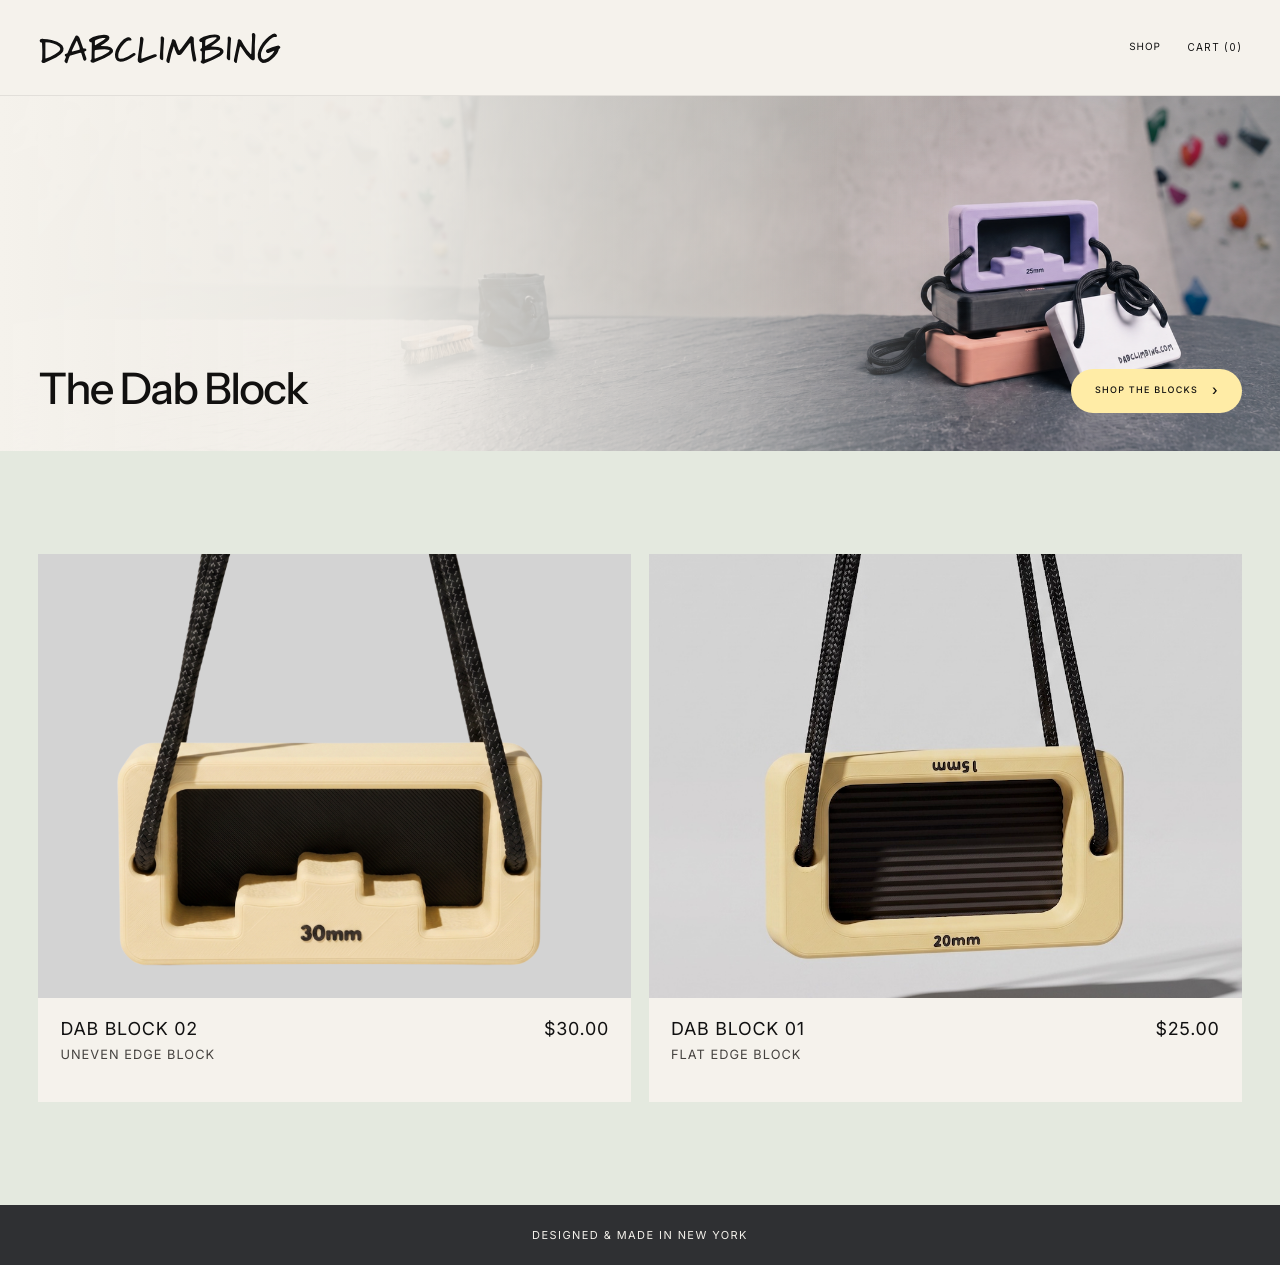
<file: index.html>
<!doctype html>
<html lang="en">
<head>
  <meta charset="utf-8" />
  <meta name="viewport" content="width=device-width, initial-scale=1" />
  <meta name="theme-color" content="#f5f2ec" />
  <meta name="description" content="Shop DAB climbing training tools, including customizable no-hang blocks for warm-ups, weighted pulls, and finger-strength training." />
  <meta name="robots" content="index, follow, max-image-preview:large" />
  <title>DAB Climbing | No-Hang Training Blocks</title>
  <link rel="canonical" href="https://www.dabclimbing.com/" />
  <link rel="icon" href="/assets/images/dab-logo.svg" type="image/svg+xml" />
  <link rel="manifest" href="/site.webmanifest" />
  <meta property="og:type" content="website" />
  <meta property="og:site_name" content="DAB Climbing" />
  <meta property="og:title" content="DAB Climbing | No-Hang Training Blocks" />
  <meta property="og:description" content="Considered climbing tools for warm-ups, weighted pulls, and finger-strength training." />
  <meta property="og:url" content="https://www.dabclimbing.com/" />
  <meta property="og:image" content="https://www.dabclimbing.com/assets/images/dab-hero-blocks.jpg" />
  <meta property="og:image:width" content="2624" />
  <meta property="og:image:height" content="1632" />
  <meta property="og:image:alt" content="DAB climbing training blocks arranged on rock" />
  <meta name="twitter:card" content="summary_large_image" />
  <meta name="twitter:title" content="DAB Climbing | No-Hang Training Blocks" />
  <meta name="twitter:description" content="Considered climbing tools for warm-ups, weighted pulls, and finger-strength training." />
  <meta name="twitter:image" content="https://www.dabclimbing.com/assets/images/dab-hero-blocks.jpg" />
  <script type="application/ld+json">
    {
      "@context": "https://schema.org",
      "@graph": [
        {
          "@type": "Organization",
          "@id": "https://www.dabclimbing.com/#organization",
          "name": "DAB Climbing",
          "alternateName": "DAB",
          "url": "https://www.dabclimbing.com/",
          "logo": "https://www.dabclimbing.com/assets/images/dab-logo.svg",
          "description": "DAB makes climbing goods and training tools for warm-ups, training days, and the moments between attempts."
        },
        {
          "@type": "WebSite",
          "@id": "https://www.dabclimbing.com/#website",
          "url": "https://www.dabclimbing.com/",
          "name": "DAB Climbing",
          "publisher": { "@id": "https://www.dabclimbing.com/#organization" },
          "inLanguage": "en-US"
        },
        {
          "@type": "ItemList",
          "name": "DAB climbing training blocks",
          "numberOfItems": 2,
          "itemListElement": [
            {
              "@type": "ListItem",
              "position": 1,
              "url": "https://www.dabclimbing.com/buy/block-02/",
              "name": "DAB BLOCK 02 — Uneven Edge Block"
            },
            {
              "@type": "ListItem",
              "position": 2,
              "url": "https://www.dabclimbing.com/buy/block-01/",
              "name": "DAB BLOCK 01 — Flat Edge Block"
            }
          ]
        }
      ]
    }
  </script>
  <link rel="stylesheet" href="/assets/css/styles.css?v=20260905-10" />
</head>
<body class="store-page home-page">
  <main class="store-shell">
    <header class="header home-header">
      <a class="brand" href="/" aria-label="DAB home">
        <img class="brand-wordmark" src="/assets/images/dabclimbing-header.svg?v=20260905-4" alt="" width="288" height="60" />
      </a>
      <nav class="home-nav" aria-label="Main navigation">
        <a href="#products">Shop</a>
        <button class="cart-trigger" id="cart-trigger" type="button" aria-haspopup="dialog" aria-controls="cart-dialog">
          Cart <span aria-hidden="true">(0)</span><span class="sr-only">, 0 items</span>
        </button>
      </nav>
    </header>

    <section class="home-hero" aria-labelledby="home-hero-title">
      <img class="home-hero-image" src="/assets/images/dab-hero-gym-3x1.png" alt="A stack of DAB climbing blocks on a gym bench beside a chalk bag and brush" width="2172" height="724" fetchpriority="high" />
      <div class="home-hero-shade" aria-hidden="true"></div>

      <div class="home-hero-copy">
        <h1 id="home-hero-title">The Dab Block</h1>
        <a href="/buy/">Shop the blocks <span aria-hidden="true">›</span></a>
      </div>
    </section>

    <section class="product-index" id="products" aria-label="First drop products">
      <div class="product-list">
        <article class="product-card">
          <a class="product-card-image product-card-image--block-02" href="/buy/block-02/" aria-label="View DAB BLOCK 02">
            <img src="/assets/images/dab-block-02-main.png?v=20260904-02" alt="Cream and black DAB BLOCK 02 hanging from black cord" width="1439" height="1089" loading="lazy" />
          </a>
          <div class="product-card-meta">
            <div>
            <h3>DAB BLOCK 02</h3>
              <p>Uneven Edge Block</p>
            </div>
            <span>$30.00</span>
          </div>
        </article>
        <article class="product-card">
          <a class="product-card-image" href="/buy/block-01/" aria-label="View DAB BLOCK 01">
            <img src="/assets/images/dab-block-01-main.jpg?v=20260904" alt="Soft Lemon and Charcoal DAB BLOCK 01 hanging from black cord in a studio product view" width="986" height="878" loading="lazy" />
          </a>
          <div class="product-card-meta">
            <div>
            <h3>DAB BLOCK 01</h3>
              <p>Flat Edge Block</p>
            </div>
            <span>$25.00</span>
          </div>
        </article>
      </div>
    </section>

    <section class="buy-layout" id="product-page" hidden aria-labelledby="product-name">
      <div class="buy-media">
        <section class="product-gallery" id="product-gallery" aria-label="Dab Block product photos">
          <div class="gallery-frame">
            <img id="gallery-image" src="/assets/images/dab-block-02-main.png?v=20260904-02" alt="Cream and black Dab Block 02 hanging from black cord" width="1439" height="1089" />
          </div>
          <div class="gallery-thumbnails" id="gallery-thumbnails" aria-label="Choose a product photo"></div>
          <button class="media-mode-button media-mode-button--model" id="view-model" type="button">View 3D + customize</button>
          <div class="gallery-controls">
            <div class="gallery-navigation" aria-label="Product photo navigation">
              <button id="gallery-previous" type="button" aria-label="Previous photo">←</button>
              <span id="gallery-position" aria-live="polite">1 / 2</span>
              <button id="gallery-next" type="button" aria-label="Next photo">→</button>
            </div>
          </div>
        </section>
        <div class="model-stage" id="model-stage" aria-label="Interactive 3D model of Dab Block" hidden>
          <canvas id="model-canvas"></canvas>
          <div class="model-status" id="model-status" role="status" aria-live="polite">Loading model</div>
          <button class="media-mode-button media-mode-button--photos" id="view-photos" type="button">← Back to photos</button>
          <div class="model-tools">
            <section class="model-configurator" id="model-configurator" aria-label="Product finish editor">
              <div class="configurator-heading">
                <div>
                  <h2>Make it yours</h2>
                  <select class="configurator-kicker" id="configurator-size" aria-label="Choose block type">
                    <option>DAB BLOCK 02</option>
                  </select>
                </div>
              </div>
              <div class="finish-colors">
                <div class="finish-color finish-color--palette">
                  <span>Primary</span>
                  <span class="accent-control">
                    <span class="color-value" id="body-color-name">Black</span>
                    <span class="filament-picker">
                      <button class="filament-toggle" id="body-color-toggle" type="button" aria-label="Choose primary color" aria-expanded="false"><span class="filament-current" style="--swatch-color: #373431"></span></button>
                      <span class="filament-palette" id="body-color-palette" role="radiogroup" aria-label="Available primary colors" hidden></span>
                    </span>
                  </span>
                </div>
                <div class="finish-color finish-color--palette">
                  <span>Accent</span>
                  <span class="accent-control">
                    <span class="color-value" id="accent-color-name">Ivory</span>
                    <span class="filament-picker">
                      <button class="filament-toggle" id="accent-color-toggle" type="button" aria-label="Choose accent color" aria-expanded="false"><span class="filament-current" style="--swatch-color: #F1EEE7"></span></button>
                      <span class="filament-palette" id="accent-color-palette" role="radiogroup" aria-label="Available accent colors" hidden>
                    <label class="filament-swatch" title="Ivory"><input type="radio" name="accent-color" value="#F1EEE7" checked /><span style="--swatch-color: #F1EEE7"></span><span class="sr-only">ivory</span></label>
                    <label class="filament-swatch" title="Cream"><input type="radio" name="accent-color" value="#E8D5C5" /><span style="--swatch-color: #E8D5C5"></span><span class="sr-only">cream</span></label>
                    <label class="filament-swatch" title="Warm White"><input type="radio" name="accent-color" value="#D8D4CF" /><span style="--swatch-color: #D8D4CF"></span><span class="sr-only">warm white</span></label>
                    <label class="filament-swatch" title="Beige"><input type="radio" name="accent-color" value="#AAA59C" /><span style="--swatch-color: #AAA59C"></span><span class="sr-only">beige</span></label>
                    <label class="filament-swatch" title="Yellow"><input type="radio" name="accent-color" value="#F5DF19" /><span style="--swatch-color: #F5DF19"></span><span class="sr-only">yellow</span></label>
                    <label class="filament-swatch" title="Orange"><input type="radio" name="accent-color" value="#F46B1B" /><span style="--swatch-color: #F46B1B"></span><span class="sr-only">orange</span></label>
                    <label class="filament-swatch" title="Bright Green"><input type="radio" name="accent-color" value="#05BE67" /><span style="--swatch-color: #05BE67"></span><span class="sr-only">bright green</span></label>
                    <label class="filament-swatch" title="Forest Green"><input type="radio" name="accent-color" value="#147052" /><span style="--swatch-color: #147052"></span><span class="sr-only">forest green</span></label>
                    <label class="filament-swatch" title="Pink"><input type="radio" name="accent-color" value="#F34E77" /><span style="--swatch-color: #F34E77"></span><span class="sr-only">pink</span></label>
                    <label class="filament-swatch" title="Magenta"><input type="radio" name="accent-color" value="#D92C83" /><span style="--swatch-color: #D92C83"></span><span class="sr-only">magenta</span></label>
                    <label class="filament-swatch" title="Purple"><input type="radio" name="accent-color" value="#67489B" /><span style="--swatch-color: #67489B"></span><span class="sr-only">purple</span></label>
                    <label class="filament-swatch" title="Red"><input type="radio" name="accent-color" value="#E12929" /><span style="--swatch-color: #E12929"></span><span class="sr-only">red</span></label>
                    <label class="filament-swatch" title="Slate Gray"><input type="radio" name="accent-color" value="#66717D" /><span style="--swatch-color: #66717D"></span><span class="sr-only">slate gray</span></label>
                    <label class="filament-swatch" title="Black"><input type="radio" name="accent-color" value="#373431" /><span style="--swatch-color: #373431"></span><span class="sr-only">black</span></label>
                    <label class="filament-swatch" title="Blue"><input type="radio" name="accent-color" value="#1595D2" /><span style="--swatch-color: #1595D2"></span><span class="sr-only">blue</span></label>
                    <label class="filament-swatch" title="Royal Blue"><input type="radio" name="accent-color" value="#263E91" /><span style="--swatch-color: #263E91"></span><span class="sr-only">royal blue</span></label>
                    <label class="filament-swatch" title="Silver"><input type="radio" name="accent-color" value="#92928D" /><span style="--swatch-color: #92928D"></span><span class="sr-only">silver</span></label>
                    <label class="filament-swatch" title="Gold"><input type="radio" name="accent-color" value="#D49B42" /><span style="--swatch-color: #D49B42"></span><span class="sr-only">gold</span></label>
                    <label class="filament-swatch" title="Bronze"><input type="radio" name="accent-color" value="#745535" /><span style="--swatch-color: #745535"></span><span class="sr-only">bronze</span></label>
                    <label class="filament-swatch" title="Copper"><input type="radio" name="accent-color" value="#A94A2C" /><span style="--swatch-color: #A94A2C"></span><span class="sr-only">copper</span></label>
                    <label class="filament-swatch" title="Clay Pink"><input type="radio" name="accent-color" value="#AD7889" /><span style="--swatch-color: #AD7889"></span><span class="sr-only">clay pink</span></label>
                    <label class="filament-swatch" title="Lavender"><input type="radio" name="accent-color" value="#C9C9E7" /><span style="--swatch-color: #C9C9E7"></span><span class="sr-only">lavender</span></label>
                    <label class="filament-swatch" title="Soft Lemon"><input type="radio" name="accent-color" value="#FFE09A" /><span style="--swatch-color: #FFE09A"></span><span class="sr-only">soft lemon</span></label>
                    <label class="filament-swatch" title="Charcoal"><input type="radio" name="accent-color" value="#292929" /><span style="--swatch-color: #292929"></span><span class="sr-only">charcoal</span></label>
                      </span>
                    </span>
                  </span>
                </div>
              </div>
            </section>
          </div>
          <div class="model-view-controls" aria-label="3D view controls">
            <div class="zoom-controls" aria-label="Zoom controls">
              <button id="zoom-in" type="button" aria-label="Zoom in">+</button>
              <button id="zoom-out" type="button" aria-label="Zoom out">−</button>
            </div>
            <label class="spin-speed" for="spin-speed">
              <span>Spin</span>
              <input id="spin-speed" type="range" min="0" max="100" step="0.5" value="0.5" aria-label="Spin speed" />
            </label>
          </div>
        </div>
      </div>

      <div class="buy-details">
        <div class="buy-title-row">
          <h1 id="product-name">Dab Block</h1>
        </div>
        <fieldset class="variant-picker" id="variant-picker" hidden>
          <legend>Choose hold type</legend>
          <div class="variant-options" id="variant-options"></div>
          <p class="variant-pricing-note" id="variant-pricing-note" hidden>Custom pricing is confirmed after your customization details are reviewed and approved.</p>
        </fieldset>
        <fieldset class="edge-depth-picker product-color-picker" id="product-color-picker" hidden>
          <legend class="sr-only">Choose product colors</legend>
          <div class="edge-depth-options product-color-options">
            <label for="primary-color-select">
              <span>Primary color</span>
              <span class="color-select-control">
                <span class="color-select-swatch" id="primary-color-swatch" aria-hidden="true"></span>
                <select id="primary-color-select" name="primary-color"></select>
              </span>
            </label>
            <label for="accent-color-select">
              <span>Accent color</span>
              <span class="color-select-control">
                <span class="color-select-swatch" id="accent-color-swatch" aria-hidden="true"></span>
                <select id="accent-color-select" name="accent-color"></select>
              </span>
            </label>
          </div>
          <button class="color-3d-link" id="view-colors-3d" type="button">View colors in 3D <svg class="nav-arrow" aria-hidden="true" viewBox="0 0 10 10"><path d="M2 2h6v6M8 2 2 8" /></svg></button>
        </fieldset>
        <fieldset class="edge-depth-picker" id="edge-depth-picker" hidden>
          <legend class="sr-only">Choose edge depths</legend>
          <div class="edge-depth-options">
            <label for="edge-depth-1">
              <span>Edge depth 1</span>
              <select id="edge-depth-1" name="edge-depth-1"></select>
            </label>
            <label for="edge-depth-2">
              <span>Edge depth 2</span>
              <select id="edge-depth-2" name="edge-depth-2"></select>
            </label>
          </div>
        </fieldset>
        <dl class="product-specs" aria-label="Customization and product details">
          <div><dt>Rope</dt><dd>5 mm black nylon accessory cord</dd></div>
          <div><dt>Estimated max static load</dt><dd>100 kg / 220 lb*</dd></div>
        </dl>
        <p class="load-disclaimer">*Placeholder estimate pending physical testing. Not a certified load or life-safety rating.</p>
        <div class="buy-purchase">
          <dl class="buy-meta">
            <div>
              <dt>Shipping</dt>
              <dd id="product-shipping"></dd>
            </div>
            <div>
              <dt>Returns</dt>
              <dd id="product-returns"></dd>
            </div>
          </dl>
          <a class="buy-button" id="checkout-button" aria-disabled="true">
            <span>Coming soon</span>
            <svg class="nav-arrow" aria-hidden="true" viewBox="0 0 10 10"><path d="M2 2h6v6M8 2 2 8" /></svg>
          </a>
        </div>
      </div>
    </section>

    <footer class="footer">
      <div class="footer-meta">
        <span class="footer-edition">Designed &amp; Made in New York</span>
      </div>
    </footer>
  </main>

  <dialog class="cart-dialog" id="cart-dialog" aria-labelledby="cart-title">
    <div class="cart-dialog-header">
      <h2 id="cart-title">Cart <span aria-hidden="true">(0)</span></h2>
      <button class="cart-close" id="cart-close" type="button" aria-label="Close cart">Close</button>
    </div>
    <div class="cart-empty">
      <p>Your cart is empty.</p>
      <a href="#products" id="cart-shop-link">Shop the first drop <svg class="nav-arrow nav-arrow--down" aria-hidden="true" viewBox="0 0 10 10"><path d="M2 2h6v6M8 2 2 8" /></svg></a>
    </div>
  </dialog>

  <script src="/assets/js/cart.js?v=20260904-1" defer></script>
  <script type="importmap">
    {
      "imports": {
        "three": "https://cdn.jsdelivr.net/npm/three@0.165.0/build/three.module.js",
        "three/addons/": "https://cdn.jsdelivr.net/npm/three@0.165.0/examples/jsm/"
      }
    }
  </script>
</body>
</html>
</file>
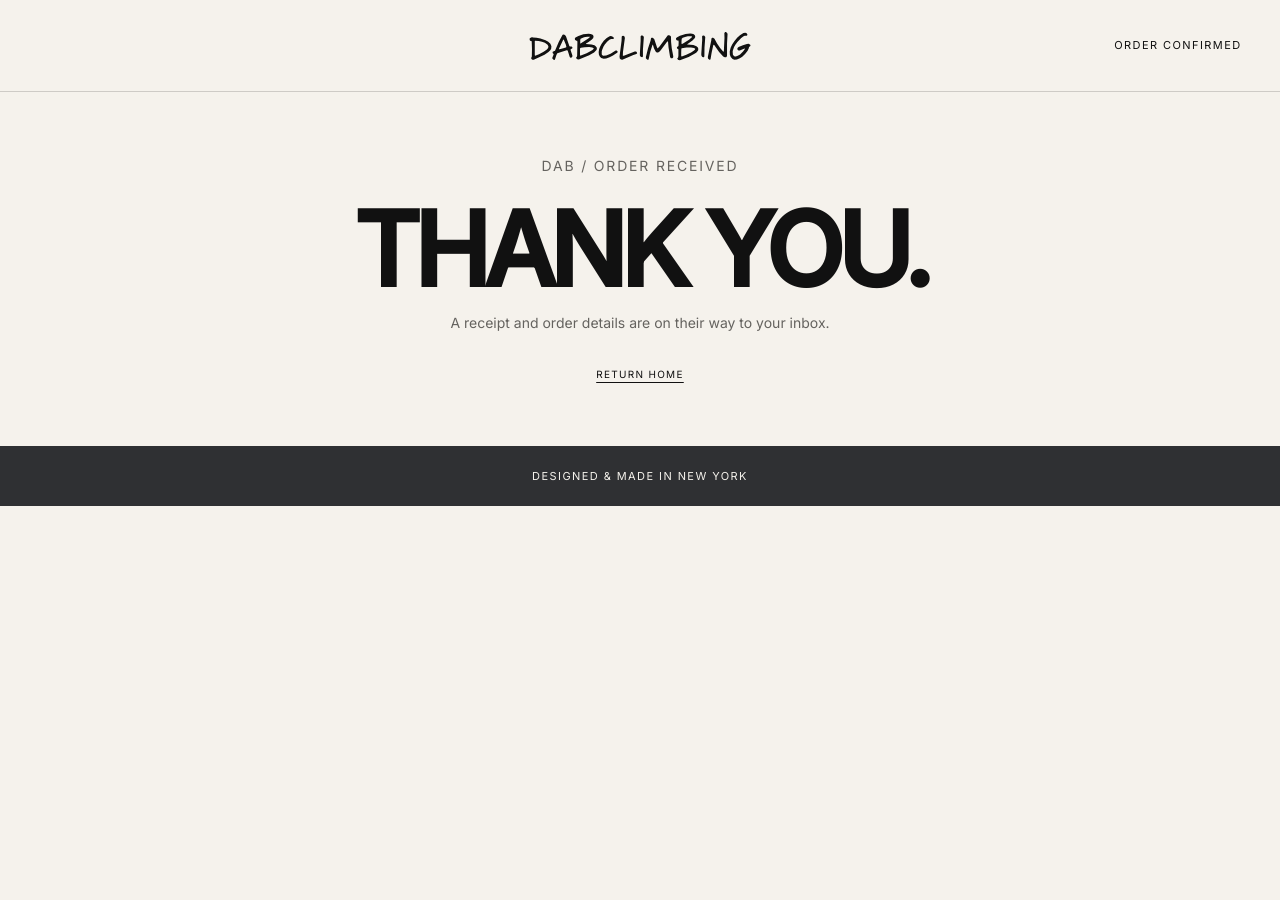
<file: thank-you/index.html>
<!doctype html>
<html lang="en">
<head>
  <meta charset="utf-8" />
  <meta name="viewport" content="width=device-width, initial-scale=1" />
  <meta name="theme-color" content="#ffffff" />
  <meta name="robots" content="noindex, nofollow" />
  <title>Order Confirmed | DAB Climbing</title>
  <link rel="icon" href="/assets/images/dab-logo.svg" type="image/svg+xml" />
  <link rel="stylesheet" href="/assets/css/styles.css?v=20260905-5" />
  <link rel="stylesheet" href="/assets/css/buy.css" />
</head>
<body class="store-page">
  <main class="store-shell">
    <header class="header">
      <a class="brand" href="/" aria-label="DAB home">
        <img class="brand-wordmark" src="/assets/images/dabclimbing-header.svg?v=20260905-4" alt="" width="288" height="60" />
      </a>
      <div class="header-meta"><span>Order confirmed</span></div>
    </header>

    <section class="thank-you" aria-labelledby="thank-you-title">
      <div>
        <p class="store-closed-label">DAB / Order received</p>
        <h1 id="thank-you-title">Thank you.</h1>
        <p>A receipt and order details are on their way to your inbox.</p>
        <a class="text-link" href="/">Return home</a>
      </div>
    </section>

    <footer class="footer">
      <div class="footer-meta"><span class="footer-edition">Designed &amp; Made in New York</span></div>
    </footer>
  </main>
</body>
</html>
</file>
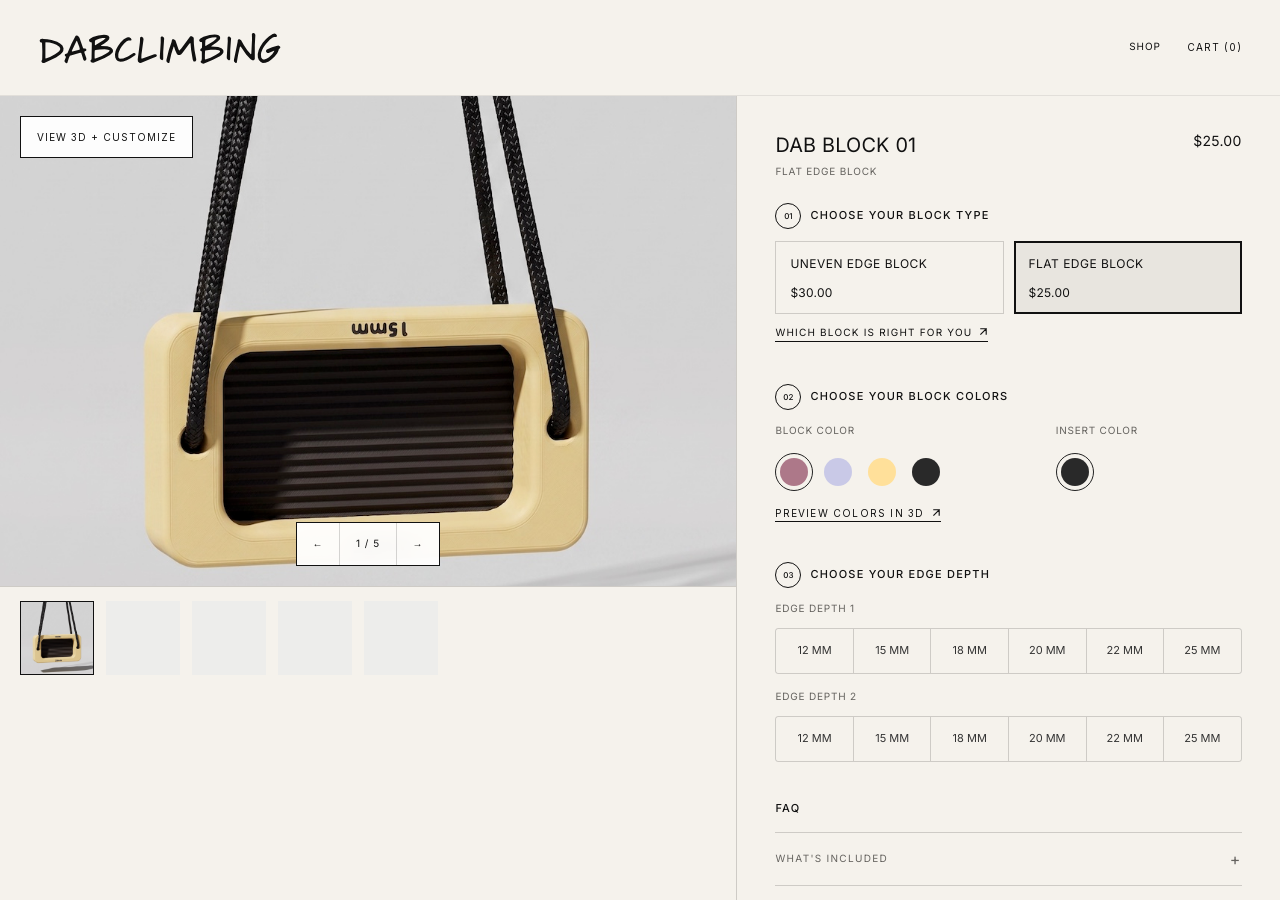
<file: buy/block-01/index.html>
<!doctype html>
<html lang="en">
<head>
  <meta charset="utf-8" />
  <meta name="viewport" content="width=device-width, initial-scale=1" />
  <meta http-equiv="refresh" content="0;url=/buy/?variant=hold-type-02" />
  <title>DAB</title>
</head>
<body>
  <p>Loading <a href="/buy/?variant=hold-type-02">DAB BLOCK 01</a>…</p>
</body>
</html>
</file>
<file: assets/css/styles.css>
@font-face {
  font-family: "Inter";
  src: url("/assets/fonts/Inter-Latin.woff2") format("woff2");
  font-style: normal;
  font-weight: 400 500;
  font-display: swap;
}

@font-face {
  font-family: "Instrument Sans";
  src: url("/assets/fonts/InstrumentSans-Medium.woff2") format("woff2");
  font-style: normal;
  font-weight: 500;
  font-display: swap;
}

@font-face {
  font-family: "Lazy Dog";
  src: url("/assets/fonts/Lazydog.otf") format("opentype");
  font-style: normal;
  font-weight: 400;
  font-display: swap;
}

@font-face {
  font-family: "Libre Baskerville";
  src: url("/assets/fonts/LibreBaskerville-Regular.ttf") format("truetype");
  font-style: normal;
  font-weight: 400;
  font-display: swap;
}

:root {
      --warm-white: #f5f2ec;
      --lavender: #c9bce8;
      --clay: #dfae9b;
      --graphite: #2f3033;
      --chalk: #e8e5df;
      --sage: #e4e9df;
      --soft-black: #111111;
      --paper: var(--warm-white);
      --ink: var(--soft-black);
      --soft: #65635f;
      --line: rgba(17, 17, 17, .17);
      --pad: clamp(20px, 3vw, 44px);
      --block-color: #000000;
    }

    * { box-sizing: border-box; }

    [hidden] { display: none !important; }

    html,
    body {
      width: 100%;
      height: 100%;
      overflow: hidden;
    }

    body {
      margin: 0;
      background: var(--paper);
      color: var(--ink);
      font-family: "Inter", Arial, Helvetica, sans-serif;
      -webkit-font-smoothing: antialiased;
      text-rendering: geometricPrecision;
    }

    ::selection {
      color: var(--soft-black);
      background: var(--lavender);
    }

    a { color: inherit; }

    .sr-only {
      position: absolute;
      width: 1px;
      height: 1px;
      padding: 0;
      margin: -1px;
      overflow: hidden;
      clip: rect(0, 0, 0, 0);
      white-space: nowrap;
      border: 0;
    }

    .site {
      width: 100%;
      height: 100vh;
      height: 100dvh;
      display: grid;
      grid-template-rows: auto minmax(0, 1fr) auto;
      overflow: hidden;
    }

    .header,
    .footer {
      display: flex;
      align-items: center;
      justify-content: space-between;
      gap: 24px;
      padding: 22px var(--pad);
      font-size: 11px;
      line-height: 1;
      text-transform: uppercase;
      letter-spacing: .13em;
    }

    .header {
      display: grid;
      grid-template-columns: minmax(0, 1fr) auto minmax(0, 1fr);
      border-bottom: 1px solid var(--line);
    }

    .header .brand {
      grid-column: 2;
      justify-self: center;
    }

    .header .header-meta {
      grid-column: 3;
      justify-self: end;
    }

    .brand {
      display: inline-flex;
      align-items: center;
      text-decoration: none;
    }

    .brand-wordmark {
      display: block;
      width: clamp(168px, 18vw, 224px);
      height: auto;
    }

    .header-meta,
    .footer-meta {
      display: flex;
      align-items: center;
      gap: clamp(18px, 3vw, 42px);
      white-space: nowrap;
    }

    .status {
      display: inline-flex;
      align-items: center;
      gap: 8px;
    }

    .store-link {
      text-decoration: none;
    }

    .status::before {
      content: "";
      width: 7px;
      height: 7px;
      border-radius: 50%;
      background: var(--ink);
      animation: pulse 2.4s ease-in-out infinite;
    }

    @keyframes pulse {
      0%, 100% { opacity: 1; transform: scale(1); }
      50% { opacity: .25; transform: scale(.72); }
    }

    /* Image-led homepage hero */
    html:has(body.home-page) {
      height: auto;
      min-height: 100%;
      overflow-x: hidden;
      overflow-y: auto;
    }

    .home-page,
    .home-page .store-shell {
      height: auto;
      min-height: 100%;
      overflow-x: hidden;
      overflow-y: visible;
    }

    .home-page {
      scroll-behavior: smooth;
    }

    .home-page .store-shell {
      display: block;
    }

    .home-hero {
      position: relative;
      width: 100%;
      height: auto;
      min-height: 0;
      aspect-ratio: 18 / 5;
      overflow: hidden;
      color: #11100f;
      font-family: "Neue Montreal", "Inter", Arial, Helvetica, sans-serif;
      background: var(--chalk);
      isolation: isolate;
    }

    .home-hero-image,
    .home-hero-shade {
      position: absolute;
      inset: 0;
      width: 100%;
      height: 100%;
    }

    .home-hero-image {
      z-index: -2;
      left: 0;
      width: 100%;
      display: block;
      object-fit: cover;
      object-position: center center;
    }

    .home-hero-shade {
      z-index: -1;
      background:
        linear-gradient(90deg,
          rgba(245, 242, 236, 1) 0,
          rgba(245, 242, 236, .94) 30%,
          rgba(245, 242, 236, .52) 58%,
          transparent 76%),
        linear-gradient(180deg, rgba(255, 255, 255, .08) 0, transparent 24%);
      pointer-events: none;
    }

    .home-page .home-header,
    .product-page .home-header {
      position: sticky;
      z-index: 20;
      top: 0;
      display: flex;
      justify-content: flex-start;
      border: 0;
      border-bottom: 1px solid rgba(11, 11, 11, .08);
      background: rgba(245, 242, 236, .94);
      backdrop-filter: blur(14px);
    }

    .home-page .home-header .brand,
    .product-page .home-header .brand {
      flex: 0 0 auto;
    }

    .home-nav {
      display: flex;
      align-items: center;
      gap: clamp(16px, 2vw, 30px);
      margin-left: auto;
      font-size: 10px;
      letter-spacing: .1em;
      text-transform: uppercase;
    }

    .home-nav a,
    .home-nav button,
    .home-hero-copy a {
      text-decoration: none;
    }

    .nav-arrow {
      display: inline-block;
      width: 9px;
      height: 9px;
      margin-left: 3px;
      overflow: visible;
      vertical-align: -.05em;
      fill: none;
      stroke: currentColor;
      stroke-width: 1.25;
      stroke-linecap: square;
      stroke-linejoin: miter;
    }

    .nav-arrow--down {
      transform: rotate(90deg);
    }

    .nav-arrow--left {
      transform: rotate(180deg);
    }

    .home-nav a,
    .home-nav button {
      border-bottom: 1px solid transparent;
      transition: border-color .2s ease;
    }

    .home-nav a:hover,
    .home-nav a:focus-visible,
    .home-nav button:hover,
    .home-nav button:focus-visible {
      border-color: currentColor;
    }

    .cart-trigger,
    .cart-close {
      padding: 0;
      border: 0;
      border-radius: 0;
      color: inherit;
      background: transparent;
      font: inherit;
      letter-spacing: inherit;
      text-transform: inherit;
      cursor: pointer;
    }

    .cart-trigger {
      border-bottom: 1px solid transparent;
    }

    .cart-dialog {
      width: min(440px, 100%);
      max-width: none;
      height: 100%;
      max-height: none;
      margin: 0 0 0 auto;
      padding: 0;
      border: 0;
      color: var(--ink);
      background: var(--paper);
    }

    .cart-dialog[open] {
      display: grid;
      grid-template-rows: auto 1fr;
    }

    .cart-dialog::backdrop {
      background: rgba(11, 11, 11, .36);
    }

    .cart-dialog-header {
      display: flex;
      align-items: center;
      justify-content: space-between;
      padding: 22px var(--pad);
      border-bottom: 1px solid var(--line);
    }

    .cart-dialog-header h2,
    .cart-close,
    .cart-empty a {
      margin: 0;
      font-size: 10px;
      font-weight: 400;
      line-height: 1;
      letter-spacing: .1em;
      text-transform: uppercase;
    }

    .cart-close,
    .cart-empty a {
      border-bottom: 1px solid currentColor;
    }

    .cart-empty {
      display: flex;
      min-height: 0;
      flex-direction: column;
      align-items: center;
      justify-content: center;
      gap: 18px;
      padding: var(--pad);
      text-align: center;
    }

    .cart-empty p {
      margin: 0;
      font-family: "Libre Baskerville", Baskerville, Georgia, serif;
      font-size: clamp(22px, 3vw, 32px);
    }

    .cart-empty a {
      text-decoration: none;
    }

    .home-page .home-header .brand-wordmark,
    .product-page .home-header .brand-wordmark {
      width: clamp(190px, 19vw, 260px);
      height: auto;
    }

    .home-hero-copy {
      position: absolute;
      z-index: 1;
      bottom: clamp(24px, 3vw, 48px);
      left: var(--pad);
      right: var(--pad);
      display: flex;
      align-items: flex-end;
      justify-content: space-between;
      gap: 16px;
      color: #11100f;
    }

    .home-hero-copy p,
    .home-hero-copy a {
      margin: 0;
      font-size: 9px;
      line-height: 1.4;
      letter-spacing: .14em;
      text-transform: uppercase;
    }

    .home-hero-copy a {
      display: inline-flex;
      flex-shrink: 0;
      align-items: center;
      justify-content: center;
      gap: 14px;
      min-height: 44px;
      max-width: 100%;
      padding: 12px 24px;
      border-radius: 999px;
      background: #ffeca6;
      color: #11100f;
      font-weight: 500;
      transition: background-color .2s ease;
    }

    .home-hero-copy a:hover {
      background: #f7df8c;
    }

    .home-hero-copy a:focus-visible {
      outline: 2px solid #11100f;
      outline-offset: 4px;
    }

    .home-hero-copy a span {
      font-size: 14px;
      line-height: 1;
      letter-spacing: 0;
    }

    .home-hero-copy h1 {
      margin: 0;
      font-family: "Instrument Sans", "Inter", Arial, sans-serif;
      font-size: clamp(32px, 3.4vw, 52px);
      font-weight: 500;
      line-height: 1.1;
      letter-spacing: -.04em;
      text-transform: none;
    }

    .product-index {
      scroll-margin-top: 96px;
      padding: clamp(64px, 8vw, 120px) var(--pad);
      background: var(--sage);
    }

    .product-index-header {
      display: grid;
      grid-template-columns: 1fr auto;
      align-items: end;
      padding-bottom: 20px;
      border-bottom: 1px solid var(--line);
    }

    .product-index-header p,
    .product-index-header span,
    .product-card-meta p {
      margin: 0;
      color: var(--soft);
      font-size: 9px;
      line-height: 1.4;
      letter-spacing: .13em;
      text-transform: uppercase;
    }

    .product-list {
      display: grid;
      grid-template-columns: repeat(2, minmax(0, 1fr));
      gap: clamp(12px, 1.4vw, 24px);
      background: transparent;
    }

    .product-card {
      min-width: 0;
      background: transparent;
    }

    .product-card-image {
      display: block;
      aspect-ratio: 4 / 3;
      overflow: hidden;
      background: var(--chalk);
    }

    .product-card-image--block-02 {
      /* Match the block width in the more tightly cropped BLOCK 01 photo. */
      --product-image-scale: 1.22;
    }

    .product-card-image img {
      width: 100%;
      height: 100%;
      display: block;
      object-fit: cover;
      transform: scale(var(--product-image-scale, 1));
      transition: transform .5s ease;
    }

    .product-card-image:hover img,
    .product-card-image:focus-visible img {
      transform: scale(calc(var(--product-image-scale, 1) * 1.015));
    }

    .product-card-image:focus-visible {
      outline: 2px solid var(--ink);
      outline-offset: -2px;
    }

    .product-card-meta {
      position: relative;
      display: flex;
      justify-content: space-between;
      gap: 24px;
      min-height: 104px;
      padding: 20px 22px 28px;
      border-top: 0;
      background: var(--warm-white);
    }

    .product-card + .product-card .product-card-meta {
      padding-left: 22px;
    }

    .product-card-meta h3,
    .product-card-meta > span {
      margin: 0;
      font-size: clamp(16px, 1.4vw, 20px);
      font-weight: 400;
      line-height: 1.35;
      letter-spacing: .04em;
    }

    .product-card-meta p {
      margin-top: 5px;
      font-size: clamp(12px, 1vw, 14px);
      color: #45423f;
      letter-spacing: .08em;
    }

    .home-page .buy-layout {
      min-height: 100vh;
      min-height: 100svh;
    }

    @media (max-width: 1200px) {
      .home-hero {
        aspect-ratio: 8 / 3;
      }

      .home-hero-image {
        object-position: right center;
      }
    }

    @media (max-width: 620px) {
      .product-index {
        scroll-margin-top: 68px;
      }

      .home-hero {
        max-height: none;
        aspect-ratio: 2 / 1;
      }

      .home-page .home-header .brand-wordmark,
      .product-page .home-header .brand-wordmark {
        width: 156px;
      }

      .home-hero-image {
        left: 0;
        width: 100%;
        object-position: right center;
      }

      .home-hero-shade {
        background:
          linear-gradient(90deg,
            rgba(245, 242, 236, 1) 0,
            rgba(245, 242, 236, .95) 38%,
            rgba(245, 242, 236, .58) 70%,
            transparent 84%),
          linear-gradient(0deg, rgba(245, 242, 236, .42) 0, transparent 48%);
      }

      .home-hero-copy {
        bottom: 20px;
        left: var(--pad);
        right: var(--pad);
        gap: 12px;
      }

      .home-hero-copy h1 {
        margin-bottom: 0;
        font-size: clamp(22px, 4.5vw, 30px);
      }

      .home-hero-copy a {
        gap: 10px;
        min-height: 36px;
        padding: 9px 16px;
        font-size: 8px;
      }

      .home-hero-copy a span {
        font-size: 12px;
      }

      .product-index-header {
        grid-template-columns: 1fr;
      }

      .product-index-header span {
        margin-top: 12px;
      }

      .product-list {
        grid-template-columns: 1fr;
      }

      .product-card + .product-card .product-card-meta {
        padding-left: 22px;
      }
    }

    .social {
      text-decoration: none;
      border-bottom: 1px solid transparent;
      transition: border-color .2s ease;
    }

    .social:hover,
    .social:focus-visible { border-color: currentColor; }

    .hero {
      min-height: 0;
      height: 100%;
      display: grid;
      grid-template-columns: minmax(0, 1fr);
      overflow: hidden;
    }

    .hero-copy {
      min-width: 0;
      min-height: 0;
      height: 100%;
      display: flex;
      flex-direction: column;
      padding: 0 var(--pad) clamp(34px, 5vw, 72px);
      gap: clamp(24px, 4vh, 64px);
      overflow: hidden;
    }

    .model-shell {
      min-width: 0;
      min-height: 0;
      flex: 1 1 auto;
      display: flex;
      align-items: stretch;
    }

    .model-stage {
      position: relative;
      flex: 1 1 auto;
      width: 100vw;
      margin-left: calc(var(--pad) * -1);
      margin-right: calc(var(--pad) * -1);
      height: 100%;
      min-height: 220px;
      cursor: grab;
      overflow: hidden;
      border-bottom: 1px solid var(--line);
      background:
        linear-gradient(90deg, rgba(11, 11, 11, .05) 1px, transparent 1px) 0 0 / 64px 64px,
        linear-gradient(rgba(11, 11, 11, .05) 1px, transparent 1px) 0 0 / 64px 64px,
        var(--paper);
      touch-action: none;
    }

    .model-stage:active { cursor: grabbing; }

    .model-stage canvas {
      display: block;
      width: 100%;
      height: 100%;
    }

    .model-status {
      position: absolute;
      left: 0;
      bottom: 14px;
      color: var(--soft);
      font-size: 10px;
      line-height: 1;
      letter-spacing: .12em;
      text-transform: uppercase;
      pointer-events: none;
    }

    .model-tools {
      position: absolute;
      z-index: 2;
      left: var(--pad);
      top: clamp(18px, 3vw, 34px);
      display: flex;
      align-items: flex-start;
      justify-content: flex-start;
      gap: 10px;
      pointer-events: none;
    }

    .model-tools button,
    .model-tools input,
    .model-tools select { pointer-events: auto; }

    .model-view-controls {
      position: absolute;
      z-index: 3;
      left: var(--pad);
      right: var(--pad);
      top: clamp(16px, 3vw, 34px);
      bottom: auto;
      display: flex;
      flex-direction: row-reverse;
      align-items: flex-start;
      justify-content: space-between;
      gap: 8px;
      flex: 0 0 auto;
      pointer-events: auto;
    }

    .zoom-controls,
    .spin-speed {
      border: 1px solid var(--ink);
      background: rgba(255, 255, 255, .96);
    }

    .zoom-controls {
      display: flex;
      flex-direction: column;
    }

    .model-zoom-controls {
      position: absolute;
      z-index: 3;
      top: clamp(20px, 3vw, 34px);
      right: var(--pad);
      pointer-events: auto;
    }

    .model-view-controls button,
    .model-zoom-controls button {
      min-width: 52px;
      padding: 13px 18px;
      border-bottom: 1px solid var(--line);
      font-size: 9px;
      line-height: 1;
      letter-spacing: .11em;
      text-transform: uppercase;
    }

    .model-view-controls button:last-child,
    .model-zoom-controls button:last-child {
      border-bottom: 0;
    }

    .model-view-controls .zoom-controls button {
      border-right: 0;
      border-bottom: 1px solid var(--line);
    }

    .model-view-controls .zoom-controls button:last-child {
      border-bottom: 0;
    }

    .spin-speed {
      display: flex;
      align-items: center;
      gap: 12px;
      padding: 10px 16px;
      font-size: 9px;
      line-height: 1;
      letter-spacing: .11em;
      text-transform: uppercase;
    }

    .spin-speed input {
      width: 92px;
      height: 16px;
      margin: 0;
      appearance: none;
      background: transparent;
      cursor: pointer;
    }

    .spin-speed input::-webkit-slider-runnable-track {
      height: 2px;
      background: var(--ink);
    }

    .spin-speed input::-webkit-slider-thumb {
      width: 12px;
      height: 12px;
      margin-top: -5px;
      appearance: none;
      border: 1px solid var(--ink);
      border-radius: 50%;
      background: var(--paper);
    }

    .spin-speed input::-moz-range-track {
      height: 2px;
      background: var(--ink);
    }

    .spin-speed input::-moz-range-thumb {
      width: 12px;
      height: 12px;
      border: 1px solid var(--ink);
      border-radius: 50%;
      background: var(--paper);
    }

    .model-configurator {
      width: min(420px, calc(100vw - (var(--pad) * 2)));
      padding: 20px;
      border: 1px solid var(--ink);
      background: rgba(255, 255, 255, .96);
      box-shadow: 0 16px 50px rgba(0, 0, 0, .09);
      backdrop-filter: blur(12px);
    }

    .configurator-heading,
    .finish-color {
      display: flex;
      align-items: center;
      justify-content: space-between;
      gap: 16px;
    }

    .configurator-kicker,
    .finish-color > span:first-child,
    .configurator-hint {
      font-size: 9px;
      line-height: 1.2;
      letter-spacing: .11em;
      text-transform: uppercase;
    }

    .configurator-kicker {
      color: var(--soft);
      font-family: "Inter", Arial, Helvetica, sans-serif;
      font-weight: 400;
      font-size: 20px;
      letter-spacing: 0;
    }

    select.configurator-kicker {
      max-width: 52%;
      margin: 0;
      padding: 0 2px 2px 0;
      border: 0;
      border-bottom: 1px solid var(--line);
      border-radius: 0;
      color: var(--soft);
      background: transparent;
      cursor: pointer;
    }

    select.configurator-kicker:disabled {
      cursor: default;
      opacity: 1;
    }

    .configurator-heading h2 {
      margin: 5px 0 0;
      font-family: "Inter", Arial, Helvetica, sans-serif;
      font-weight: 400;
      font-size: 20px;
      line-height: 1;
      letter-spacing: 0;
      text-transform: none;
    }

    .configurator-heading > div {
      width: 100%;
      display: flex;
      align-items: baseline;
      justify-content: space-between;
      gap: 20px;
    }

    .finish-colors {
      display: grid;
      grid-template-columns: 1fr 1fr;
      gap: 1px;
      margin-top: 20px;
      background: var(--line);
      border: 1px solid var(--line);
    }

    .finish-color {
      position: relative;
      min-height: 62px;
      padding: 12px;
      background: var(--paper);
      cursor: pointer;
    }

    .finish-color input[type="color"] {
      width: 28px;
      height: 28px;
      flex: 0 0 28px;
      padding: 0;
      overflow: hidden;
      border: 1px solid var(--line);
      border-radius: 50%;
      background: transparent;
      cursor: pointer;
    }

    .finish-color input[type="color"]::-webkit-color-swatch-wrapper { padding: 0; }
    .finish-color input[type="color"]::-webkit-color-swatch { border: 2px solid var(--paper); border-radius: 50%; }
    .finish-color input[type="color"]::-moz-color-swatch { border: 2px solid var(--paper); border-radius: 50%; }

    .finish-color select {
      min-width: 0;
      max-width: 118px;
      padding: 7px 24px 7px 8px;
      border: 1px solid var(--line);
      border-radius: 0;
      color: var(--ink);
      background-color: var(--paper);
      font: inherit;
      font-size: 10px;
      cursor: pointer;
    }

    .finish-color--palette {
      display: flex;
      cursor: default;
    }

    .filament-picker {
      position: relative;
    }

    .accent-control {
      display: flex;
      align-items: center;
      gap: 10px;
      margin-left: auto;
    }

    .filament-toggle {
      width: 30px;
      height: 30px;
      display: grid;
      place-items: center;
      padding: 0;
      border: 0;
      border-radius: 50%;
      background: transparent;
      cursor: pointer;
    }

    .filament-current {
      width: 28px;
      height: 28px;
      display: block;
      border: 1px solid rgba(0, 0, 0, .16);
      border-radius: 50%;
      background: var(--swatch-color);
    }

    .filament-toggle[aria-expanded="true"] {
      outline: 2px solid var(--ink);
      outline-offset: 2px;
    }

    .filament-palette {
      position: absolute;
      right: -10px;
      bottom: calc(100% + 12px);
      z-index: 20;
      display: grid;
      grid-template-columns: repeat(5, 24px);
      gap: 7px;
      width: max-content;
      padding: 14px;
      border: 1px solid var(--ink);
      background: var(--paper);
      box-shadow: 0 12px 32px rgba(0, 0, 0, .12);
      pointer-events: auto;
    }

    .filament-palette[hidden] { display: none; }

    .filament-swatch {
      position: relative;
      width: 24px;
      height: 24px;
      cursor: pointer;
      pointer-events: auto;
    }

    .filament-swatch input {
      position: absolute;
      opacity: 0;
      pointer-events: none;
    }

    .filament-swatch > span:not(.sr-only) {
      display: block;
      width: 24px;
      height: 24px;
      border: 1px solid rgba(0, 0, 0, .16);
      border-radius: 50%;
      background: var(--swatch-color);
      transition: box-shadow .15s ease, transform .15s ease;
    }

    .filament-swatch input:checked + span {
      box-shadow: 0 0 0 2px var(--paper), 0 0 0 4px var(--ink);
    }

    .filament-swatch input:focus-visible + span {
      outline: 2px solid var(--ink);
      outline-offset: 3px;
    }

    .filament-swatch:hover > span:not(.sr-only) {
      transform: scale(1.08);
    }

    .color-value {
      margin-left: auto;
      color: var(--soft);
      font-size: 9px;
      letter-spacing: .04em;
    }

    .configurator-hint {
      min-height: 22px;
      margin: 14px 0 0;
      color: var(--soft);
      line-height: 1.45;
      text-transform: none;
    }

    .model-tools button:focus-visible,
    .model-tools input:focus-visible,
    .model-view-controls button:focus-visible,
    .model-view-controls input:focus-visible,
    .model-zoom-controls button:focus-visible {
      outline: 2px solid var(--ink);
      outline-offset: 3px;
    }

    .hero-bottom {
      min-width: 0;
      display: grid;
      grid-template-columns: minmax(220px, 460px) 1fr;
      align-items: end;
      gap: clamp(32px, 6vw, 96px);
      flex: 0 0 auto;
    }

    .intro {
      margin: 0;
      width: 100%;
      max-width: 430px;
      font-size: clamp(15px, 1.3vw, 19px);
      line-height: 1.45;
      letter-spacing: -.015em;
      overflow-wrap: break-word;
    }

    .index {
      justify-self: end;
      color: var(--soft);
      font-size: 10px;
      line-height: 1.5;
      letter-spacing: .12em;
      text-align: right;
      text-transform: uppercase;
    }

    .signup-panel {
      position: relative;
      min-width: 0;
      display: flex;
      flex-direction: column;
      justify-content: space-between;
      padding: clamp(34px, 5vw, 72px) var(--pad);
      background:
        linear-gradient(var(--line), var(--line)) 50% 0 / 1px 100% no-repeat;
    }

    .object-stage {
      position: relative;
      display: grid;
      place-items: center;
      min-height: 270px;
      flex: 1;
      overflow: hidden;
      padding: 10px 0;
    }

    .product-image {
      position: relative;
      z-index: 1;
      width: min(98%, 520px);
      height: auto;
      display: block;
      filter: drop-shadow(0 20px 34px rgba(0, 0, 0, .14));
      animation: float 6s ease-in-out infinite;
    }

    @keyframes float {
      0%, 100% { transform: translateY(0); }
      50% { transform: translateY(-10px); }
    }

    .orbit {
      position: absolute;
      width: min(95%, 380px);
      aspect-ratio: 1;
      border: 1px solid var(--line);
      border-radius: 50%;
      animation: spin 28s linear infinite;
    }

    .orbit::before {
      content: "";
      position: absolute;
      top: -4px;
      left: 50%;
      width: 7px;
      height: 7px;
      border-radius: 50%;
      background: var(--ink);
    }

    @keyframes spin { to { transform: rotate(360deg); } }

    .signup {
      position: relative;
      z-index: 1;
      padding-top: 28px;
      background: var(--paper);
    }

    .signup h2 {
      margin: 0 0 10px;
      font-size: clamp(22px, 2.1vw, 32px);
      line-height: 1;
      letter-spacing: -.04em;
      text-transform: uppercase;
    }

    .signup p {
      margin: 0 0 22px;
      color: var(--soft);
      font-size: 13px;
      line-height: 1.45;
    }

    .form-row {
      display: grid;
      grid-template-columns: minmax(0, 1fr) auto;
      border-bottom: 1px solid var(--ink);
    }

    input,
    button {
      appearance: none;
      border: 0;
      border-radius: 0;
      font: inherit;
    }

    input {
      min-width: 0;
      padding: 14px 0;
      color: var(--ink);
      background: transparent;
      font-size: 14px;
      outline: 0;
    }

    input::placeholder { color: #999; }

    button {
      padding: 14px 0 14px 20px;
      color: var(--ink);
      background: transparent;
      cursor: pointer;
      font-size: 11px;
      text-transform: uppercase;
      letter-spacing: .11em;
    }

    button:hover .arrow { transform: translateX(4px); }
    .arrow { display: inline-block; transition: transform .2s ease; }

    .message {
      min-height: 18px;
      margin-top: 12px;
      color: var(--soft);
      font-size: 11px;
      line-height: 1.4;
    }

    .footer {
      justify-content: center;
      color: var(--warm-white);
      background: var(--graphite);
    }

    .footer-meta {
      margin-inline: auto;
      justify-content: center;
      text-align: center;
    }

    .footer-edition {
      line-height: 1.5;
      text-align: center;
    }

    @media (max-width: 820px) {
      .header-meta .location { display: none; }

      .model-stage,
      .model-stage canvas {
        touch-action: pan-y !important;
      }

      .hero {
        grid-template-columns: 1fr;
      }

      .hero-copy {
        border-right: 0;
        border-bottom: 0;
      }

      .signup-panel {
        min-height: 620px;
      }

      .hero-bottom {
        grid-template-columns: 1fr;
        width: 100%;
      }

      .index {
        justify-self: start;
        text-align: left;
      }

    }

    @media (max-width: 700px) {
      .model-tools {
        width: calc(100vw - (var(--pad) * 2));
        flex-direction: column;
      }

    }

    @media (max-width: 520px) {
      .header,
      .footer { padding-block: 18px; }
      .brand-wordmark { width: 158px; }
      .header-meta { gap: 16px; }
      .header-meta .edition { display: none; }
      .hero-copy { padding-top: 0; }
      .hero-bottom,
      .intro { max-width: calc(100vw - (var(--pad) * 2)); }
      .model-stage { min-height: 180px; }
      .model-tools {
        left: var(--pad);
        top: 16px;
        width: calc(100vw - (var(--pad) * 2));
        flex-direction: column;
      }
      .model-configurator {
        width: calc(100vw - (var(--pad) * 2));
        padding: 16px;
      }
      .configurator-heading h2,
      .configurator-kicker { font-size: 17px; }
      .finish-colors { margin-top: 14px; }
      .finish-color {
        min-height: 54px;
        padding: 10px;
      }
      .color-value { display: none; }
      .configurator-hint { margin-top: 10px; }
      .signup-panel { min-height: 560px; }
      .object-stage { min-height: 260px; }
      .footer { font-size: 9px; }
    }

    @media (prefers-reduced-motion: reduce) {
      *, *::before, *::after {
        animation-duration: .01ms !important;
        animation-iteration-count: 1 !important;
        scroll-behavior: auto !important;
      }
    }
</file>
<file: assets/css/buy.css>
html,
body {
  width: 100%;
  height: 100%;
  overflow: hidden;
}

.store-page {
  background: var(--paper);
}

.product-header {
  display: flex;
  justify-content: flex-start;
  border-bottom-color: rgba(11, 11, 11, .08);
  background: #f2efe9;
}

.product-header .brand {
  grid-column: auto;
  justify-self: auto;
}

.product-header .brand-wordmark {
  width: clamp(190px, 19vw, 260px);
}

.product-nav {
  margin-left: auto;
}

.store-page.home-page {
  height: auto;
  overflow-y: auto;
  overflow-x: hidden;
}

.store-shell {
  height: 100vh;
  height: 100dvh;
  min-height: 0;
  display: grid;
  grid-template-rows: auto minmax(0, 1fr) auto;
  overflow: hidden;
}

.buy-layout {
  min-width: 0;
  min-height: 0;
  display: grid;
  grid-template-columns: repeat(2, minmax(0, 1fr));
  overflow: hidden;
}

.buy-media {
  min-width: 0;
  min-height: 620px;
  display: flex;
  flex-direction: column;
  padding: 0;
  overflow: hidden;
}

.product-gallery {
  position: relative;
  flex: 0 0 auto;
  min-height: 0;
  display: grid;
  grid-template-rows: auto auto;
  overflow: hidden;
  background: #ededeb;
}

.gallery-frame {
  position: relative;
  width: 100%;
  aspect-ratio: var(--gallery-aspect-ratio, 3 / 2);
  min-height: 0;
  overflow: hidden;
  background: #d4d4d4;
}

.gallery-thumbnails {
  display: flex;
  gap: 12px;
  min-width: 0;
  padding: 14px 20px;
  overflow-x: auto;
  background: var(--paper);
  border-top: 1px solid var(--line);
  scrollbar-width: thin;
}

.gallery-thumbnail {
  width: 74px;
  height: 74px;
  flex: 0 0 74px;
  padding: 0;
  border: 1px solid transparent;
  background: #ededeb;
  cursor: pointer;
}

.gallery-thumbnail img {
  width: 100%;
  height: 100%;
  display: block;
  object-fit: cover;
}

.gallery-thumbnail.is-active {
  border-color: var(--ink);
}

.gallery-thumbnail:focus-visible {
  outline: 2px solid var(--ink);
  outline-offset: 3px;
}

.gallery-frame img {
  position: absolute;
  inset: 0;
  width: 100%;
  height: 100%;
  display: block;
  object-fit: cover;
  object-position: center;
}

.gallery-controls {
  position: absolute;
  right: 20px;
  bottom: 20px;
  left: 20px;
  display: flex;
  align-items: center;
  justify-content: center;
  gap: 12px;
}

.gallery-navigation {
  display: flex;
  align-items: center;
  border: 1px solid var(--ink);
  background: rgba(255, 255, 255, .94);
  backdrop-filter: blur(10px);
}

.gallery-navigation button,
.gallery-navigation span,
.media-mode-button {
  min-height: 42px;
  border: 0;
  color: var(--ink);
  background: transparent;
  font: inherit;
  font-size: 10px;
  letter-spacing: .1em;
  text-transform: uppercase;
}

.gallery-navigation button {
  width: 42px;
  flex: 0 0 42px;
  display: grid;
  place-items: center;
  padding: 0;
  line-height: 1;
  cursor: pointer;
}

.gallery-navigation span {
  min-width: 58px;
  display: grid;
  place-items: center;
  border-right: 1px solid var(--line);
  border-left: 1px solid var(--line);
}

.media-mode-button {
  padding: 0 16px;
  border: 1px solid var(--ink);
  background: rgba(255, 255, 255, .94);
  cursor: pointer;
  backdrop-filter: blur(10px);
}

.media-mode-button--photos {
  position: absolute;
  top: 20px;
  left: 20px;
  z-index: 12;
}

.media-mode-button--model {
  position: absolute;
  top: 20px;
  left: 20px;
  z-index: 12;
}

.gallery-navigation button:focus-visible,
.media-mode-button:focus-visible {
  outline: 2px solid var(--ink);
  outline-offset: 3px;
}

.buy-media .model-stage {
  flex: 1 1 auto;
  min-height: 440px;
  width: 100%;
  margin: 0;
  border: 0;
}

.buy-media .model-view-controls {
  top: 20px;
  right: 20px;
  bottom: 20px;
  left: 20px;
  pointer-events: none;
}

.buy-media .model-view-controls .zoom-controls {
  position: absolute;
  top: 0;
  right: 0;
  pointer-events: auto;
}

.buy-media .model-view-controls .spin-speed {
  position: absolute;
  right: 0;
  bottom: 0;
  pointer-events: auto;
}

.buy-media .model-stage > .model-tools {
  top: auto;
  bottom: max(20px, env(safe-area-inset-bottom));
  left: 20px;
}

.buy-media .model-stage > .model-tools .model-configurator {
  width: min(420px, calc(100vw - 320px));
}

.buy-media > .model-tools {
  position: static;
  flex: 0 0 auto;
  width: 100%;
  display: block;
  align-items: stretch;
  gap: 10px;
  padding: 32px;
  pointer-events: auto;
}

.buy-media > .model-tools .model-configurator {
  width: 100%;
  display: grid;
  grid-template-columns: minmax(150px, .7fr) minmax(330px, 1.6fr);
  align-items: center;
  gap: clamp(16px, 2vw, 28px);
  padding: 14px 16px;
  box-shadow: none;
  backdrop-filter: none;
}

.buy-media > .model-tools .configurator-heading h2 {
  margin: 0 0 3px;
}

.buy-media > .model-tools .configurator-heading h2,
.buy-media > .model-tools .configurator-kicker {
  font-size: 17px;
}

.buy-media > .model-tools .finish-colors {
  margin: 0;
}

.buy-details {
  --details-gutter: 32px;
  position: relative;
  min-width: 0;
  display: flex;
  flex-direction: column;
  align-items: stretch;
  justify-content: flex-start;
  padding: var(--details-gutter);
  border-left: 1px solid var(--line);
  text-align: left;
}

.buy-details > .buy-title-row,
.buy-details > fieldset,
.buy-details > .product-description,
.buy-details > .product-specs,
.buy-details > .load-disclaimer {
  width: 100%;
  max-width: none;
}

.buy-eyebrow,
.buy-availability,
.buy-meta dt,
.store-closed-label {
  margin: 0;
  color: var(--soft);
  font-size: 10px;
  line-height: 1.4;
  letter-spacing: .13em;
  text-transform: uppercase;
}

.buy-title-row {
  display: flex;
  align-items: baseline;
  justify-content: space-between;
  gap: 24px;
  margin: 12px 0 28px;
}

.buy-eyebrow {
  display: flex;
  align-items: center;
  gap: 8px;
}

.buy-eyebrow::before {
  content: "";
  width: 7px;
  height: 7px;
  flex: 0 0 7px;
  border-radius: 50%;
  background: var(--block-color);
}

.buy-title-row h1 {
  margin: 0;
  font-family: "Libre Baskerville", Baskerville, Georgia, serif;
  font-weight: 400;
  font-style: normal;
  font-size: clamp(28px, 3vw, 42px);
  line-height: 1.05;
  letter-spacing: -.025em;
  text-transform: none;
}

.buy-description {
  max-width: 470px;
  margin: 0 0 30px;
  color: var(--soft);
  font-size: clamp(15px, 1.25vw, 18px);
  line-height: 1.5;
  overflow-wrap: break-word;
}

.product-description {
  margin: 0 0 34px;
  color: var(--soft);
  font-size: 12px;
  line-height: 1.65;
}

.product-description summary {
  display: flex;
  align-items: center;
  justify-content: space-between;
  padding: 14px 0;
  border-top: 1px solid var(--line);
  border-bottom: 1px solid var(--line);
  color: var(--ink);
  font-size: 10px;
  font-weight: 500;
  letter-spacing: .13em;
  text-transform: uppercase;
  cursor: pointer;
  list-style: none;
}

.product-description summary::-webkit-details-marker { display: none; }

.product-description summary::after {
  content: "+";
  font-size: 14px;
  font-weight: 400;
  line-height: 1;
}

.product-description[open] summary::after { content: "−"; }

.product-description > div {
  padding: 18px 0 2px;
}

.product-description p,
.product-comparison p {
  margin: 0 0 14px;
}

.product-description p:last-child,
.product-comparison p:last-child {
  margin-bottom: 0;
}

.product-guide {
  margin-top: -18px;
}

.variant-picker {
  min-width: 0;
  margin: 0 0 26px;
  padding: 0;
  border: 0;
}

.variant-picker legend {
  margin-bottom: 10px;
  color: var(--soft);
  font-size: 10px;
  line-height: 1.4;
  letter-spacing: .13em;
  text-transform: uppercase;
}

.variant-options {
  display: grid;
  grid-template-columns: repeat(2, minmax(0, 1fr));
  gap: 8px;
}

.variant-option {
  position: relative;
  min-width: 0;
  cursor: pointer;
}

.variant-option--custom {
  grid-column: 1 / -1;
}

.variant-option input {
  position: absolute;
  opacity: 0;
  pointer-events: none;
}

.variant-copy {
  min-height: 70px;
  display: grid;
  grid-template-columns: minmax(0, 1fr) auto;
  grid-template-rows: auto auto;
  align-content: start;
  column-gap: 16px;
  row-gap: 6px;
  padding: 14px;
  border: 1px solid var(--line);
  transition: border-color .2s ease, background-color .2s ease;
}

.variant-option input:checked + .variant-copy {
  border-color: var(--ink);
  background: #f8f8f8;
}

.variant-option input:focus-visible + .variant-copy {
  outline: 2px solid var(--ink);
  outline-offset: 2px;
}

.variant-name {
  font-family: "Inter", Arial, Helvetica, sans-serif;
  font-size: 15px;
  font-weight: 400;
  line-height: 1.25;
  letter-spacing: 0;
  text-transform: none;
}

.variant-price {
  grid-column: 2;
  grid-row: 1 / span 2;
  flex: 0 0 auto;
  font-size: 20px;
  line-height: 1;
  letter-spacing: -.03em;
}

.sales-disabled .variant-price {
  filter: blur(6px);
  user-select: none;
}

.variant-price--quote {
  max-width: 72px;
  font-size: 13px;
  line-height: 1.15;
  text-align: right;
}

.variant-pricing-note {
  margin: 10px 0 0;
  color: var(--soft);
  font-size: 10px;
  line-height: 1.45;
}

.variant-description {
  grid-column: 1;
  grid-row: 2;
  color: var(--soft);
  font-size: 11px;
  line-height: 1.35;
  overflow-wrap: break-word;
}

.edge-depth-picker {
  min-width: 0;
  margin: 0 0 26px;
  padding: 0;
  border: 0;
}

.edge-depth-picker legend,
.edge-depth-options label > span {
  color: var(--soft);
  font-size: 10px;
  line-height: 1.4;
  letter-spacing: .13em;
  text-transform: uppercase;
}

.edge-depth-picker legend {
  margin-bottom: 10px;
}

.edge-depth-options {
  display: grid;
  grid-template-columns: repeat(2, minmax(0, 1fr));
  gap: 8px;
}

.edge-depth-picker--single .edge-depth-options {
  grid-template-columns: 1fr;
}

.edge-depth-options label {
  display: grid;
  gap: 8px;
}

.edge-depth-options select {
  width: 100%;
  min-height: 44px;
  padding: 10px 34px 10px 12px;
  border: 1px solid var(--line);
  border-radius: 0;
  color: var(--ink);
  background: var(--paper);
  font: inherit;
  font-size: 13px;
}

.color-select-control {
  position: relative;
  display: block;
}

.color-select-control select {
  padding-left: 42px;
}

.color-select-swatch {
  position: absolute;
  top: 50%;
  left: 12px;
  z-index: 1;
  width: 18px;
  height: 18px;
  border: 1px solid rgba(11, 11, 11, .2);
  border-radius: 50%;
  background: var(--selected-color, transparent);
  transform: translateY(-50%);
  pointer-events: none;
}

.color-3d-link {
  margin-top: 12px;
  padding: 0;
  border: 0;
  border-bottom: 1px solid currentColor;
  color: var(--ink);
  background: transparent;
  font: inherit;
  font-size: 10px;
  line-height: 1.5;
  letter-spacing: .12em;
  text-transform: uppercase;
  cursor: pointer;
}

.color-3d-link:focus-visible {
  outline: 2px solid var(--ink);
  outline-offset: 3px;
}

.edge-depth-options select:focus-visible {
  outline: 2px solid var(--ink);
  outline-offset: 2px;
}

.product-specs {
  display: grid;
  grid-template-columns: repeat(2, minmax(0, 1fr));
  gap: 0;
  margin: -4px 0 0;
}

.product-specs div {
  position: relative;
  min-width: 0;
  padding: 14px 12px;
}

.product-specs div::before {
  position: absolute;
  top: 14px;
  bottom: 14px;
  left: 0;
  width: 1px;
  background: var(--ink);
  content: "";
}

.product-specs dt,
.product-specs dd,
.load-disclaimer {
  font-size: 9px;
  line-height: 1.4;
  letter-spacing: .08em;
  text-transform: uppercase;
}

.product-specs dt { color: var(--soft); }

.product-specs dd {
  margin: 6px 0 0;
  color: var(--ink);
}

.load-disclaimer {
  max-width: 520px;
  margin: 10px 0 0;
  color: var(--soft);
  line-height: 1.5;
  letter-spacing: .04em;
  text-transform: none;
}

.buy-availability {
  display: flex;
  align-items: center;
  gap: 8px;
  margin-bottom: 24px;
  color: var(--ink);
}

.buy-availability::before {
  content: "";
  width: 7px;
  height: 7px;
  border-radius: 50%;
  background: var(--block-color);
}

.buy-button {
  display: flex;
  align-items: center;
  justify-content: space-between;
  width: 100%;
  padding: 18px 20px;
  border: 1px solid var(--ink);
  color: var(--paper);
  background: var(--ink);
  font-size: 11px;
  letter-spacing: .13em;
  text-decoration: none;
  text-transform: uppercase;
  transition: background-color .2s ease, border-color .2s ease;
}

.buy-purchase {
  width: 100%;
  margin-top: auto;
  padding-top: 48px;
}

@media (min-width: 821px) {
  .buy-media,
  .buy-media .model-stage {
    height: 100%;
    min-height: 0;
  }

  .buy-media {
    overflow-y: auto;
  }

  .buy-details {
    min-height: 0;
    overflow-y: auto;
  }

  .buy-purchase {
    position: absolute;
    right: var(--details-gutter);
    bottom: 0;
    left: var(--details-gutter);
    width: auto;
    margin: 0;
    padding: 0;
  }
}

@media (min-width: 821px) and (max-width: 1100px) {
  .buy-details {
    --details-gutter: 28px;
  }

  .variant-options {
    grid-template-columns: 1fr;
  }

  .variant-option--custom {
    grid-column: auto;
  }

  .variant-price {
    white-space: nowrap;
  }

  .variant-price--quote {
    max-width: 92px;
    white-space: normal;
    overflow-wrap: break-word;
  }

  .product-specs {
    grid-template-columns: repeat(2, minmax(0, 1fr));
  }

  .buy-meta {
    grid-template-columns: 1fr;
  }

  .buy-purchase {
    position: static;
    width: 100%;
    margin-top: 0;
    padding-top: 40px;
  }
}

.buy-button span:last-child {
  transition: transform .2s ease;
}

.buy-button:hover span:last-child,
.buy-button:focus-visible span:last-child {
  transform: translateX(4px);
}

.buy-button:hover,
.buy-button:focus-visible {
  background: #2b2b2b;
  border-color: #2b2b2b;
}

.buy-button:focus-visible {
  outline: 2px solid var(--ink);
  outline-offset: 3px;
}

.buy-button[aria-disabled="true"] {
  color: var(--paper);
  background: var(--ink);
  border-color: var(--ink);
  opacity: .45;
  cursor: not-allowed;
}

.buy-meta {
  display: grid;
  grid-template-columns: 1fr 1fr;
  gap: 24px;
  margin: 0 0 32px;
}

.sales-disabled .buy-meta {
  display: none;
}

.buy-meta div {
  min-width: 0;
}

.buy-meta dd {
  margin: 8px 0 0;
  color: var(--soft);
  font-size: 12px;
  line-height: 1.45;
}

.thank-you h1 {
  margin: 18px 0;
  font-size: clamp(44px, 8vw, 110px);
  line-height: .88;
  letter-spacing: -.065em;
  text-transform: uppercase;
}

.thank-you p {
  margin: 0 auto 28px;
  color: var(--soft);
  font-size: 14px;
  line-height: 1.5;
}

.text-link {
  font-size: 10px;
  letter-spacing: .13em;
  text-decoration-thickness: 1px;
  text-underline-offset: 4px;
  text-transform: uppercase;
}

.thank-you {
  display: grid;
  place-items: center;
  padding: 64px var(--pad);
  text-align: center;
}

@media (max-width: 820px) {
  html,
  body {
    height: auto;
    overflow: auto;
  }

  .store-shell {
    height: auto;
    min-height: 100vh;
    min-height: 100dvh;
    overflow: visible;
  }

  .buy-layout {
    overflow: visible;
  }

  .buy-layout {
    grid-template-columns: 1fr;
  }

  .buy-media {
    min-height: 0;
    padding: 0;
  }

  .product-gallery {
    min-height: 0;
  }

  .buy-media .model-stage {
    min-height: 48vh;
  }

  .buy-media .model-stage > .model-tools {
    top: auto;
    bottom: max(20px, env(safe-area-inset-bottom));
    left: 20px;
  }

  .buy-media .model-stage > .model-tools .model-configurator {
    width: calc(100vw - 40px);
  }

  .buy-media > .model-tools .model-configurator {
    grid-template-columns: 1fr auto;
  }

  .buy-media > .model-tools {
    padding: 20px;
  }

  .buy-media > .model-tools .finish-colors {
    grid-column: 1 / -1;
    grid-row: 2;
  }

  .buy-details {
    border-top: 1px solid var(--line);
    border-left: 0;
  }

  .buy-purchase { margin-top: 48px; }
}

@media (max-width: 520px) {
  .product-header .brand-wordmark {
    width: 156px;
  }

  .product-gallery {
    min-height: 0;
  }

  .gallery-controls {
    bottom: 20px;
    align-items: stretch;
    flex-direction: column-reverse;
  }

  .gallery-navigation,
  .media-mode-button {
    justify-content: center;
  }

  .gallery-navigation button {
    flex: 0 0 42px;
  }

  .buy-media .model-stage {
    min-height: 520px;
  }

  .buy-media > .model-tools .model-configurator {
    width: 100%;
    grid-template-columns: 1fr;
    gap: 12px;
  }

  .buy-media > .model-tools .finish-colors {
    grid-column: 1;
    grid-row: auto;
  }

  .buy-details {
    --details-gutter: 20px;
  }

  .buy-title-row {
    display: block;
  }

  .buy-meta {
    grid-template-columns: 1fr;
  }

  .variant-options {
    grid-template-columns: 1fr;
  }

  .product-specs { grid-template-columns: 1fr; }

  .product-specs div,
  .product-specs div:first-child {
    padding: 12px 0 12px 12px;
    border-right: 0;
    border-bottom: 1px solid var(--line);
  }

  .product-specs div:last-child { border-bottom: 0; }

  .product-specs div::before {
    top: 12px;
    bottom: 12px;
  }
}

/* Clear, sequential product configuration and purchase flow. */
.config-step {
  display: inline-grid;
  width: 26px;
  height: 26px;
  margin-right: 9px;
  place-items: center;
  border: 1px solid var(--ink);
  border-radius: 50%;
  color: var(--ink);
  font-size: 8px;
  line-height: 1;
  letter-spacing: 0;
}

.variant-picker {
  margin-bottom: 32px;
  border-top: 0;
}

.variant-picker legend,
.customization-step > h2,
.order-summary-heading > span {
  display: flex;
  align-items: center;
  padding: 0 0 14px;
  color: var(--ink);
  font-size: 11px;
  font-weight: 500;
  line-height: 1.25;
  letter-spacing: .11em;
  text-transform: uppercase;
}

.variant-options {
  display: grid;
  grid-template-columns: repeat(2, minmax(0, 1fr));
  gap: 10px;
}

.variant-option,
.variant-option:last-child {
  border: 0;
}

.variant-copy {
  min-height: 116px;
  padding: 17px 42px 17px 17px;
  border: 1px solid var(--line);
  grid-template-columns: 1fr;
  grid-template-rows: auto auto 1fr;
  row-gap: 6px;
}

.variant-price {
  grid-column: 1;
  grid-row: 3;
  align-self: end;
  font-size: 12px;
}

.variant-description {
  grid-row: 2;
  letter-spacing: .04em;
  text-transform: none;
}

.variant-option input:checked + .variant-copy {
  border: 2px solid var(--ink);
  padding: 16px 41px 16px 16px;
  background: #fff;
}

.variant-option input:checked + .variant-copy::before {
  top: 16px;
  right: 16px;
  bottom: auto;
  width: 17px;
  height: 17px;
  display: grid;
  place-items: center;
  border-radius: 50%;
  color: var(--paper);
  background: var(--ink);
  font-size: 9px;
  content: "✓";
}

.customization-step {
  margin-bottom: 32px;
  padding-top: 2px;
}

.customization-step > h2 {
  margin: 0;
}

.customization-step > #edge-depth-title {
  margin-top: 40px;
}

.customization-step > p {
  margin: -4px 0 18px 35px;
  color: var(--soft);
  font-size: 11px;
  line-height: 1.45;
}

.customization-step .edge-depth-picker {
  margin-bottom: 20px;
}

.customization-step .edge-depth-options select {
  padding: 11px 34px 11px 12px;
  border: 1px solid var(--line);
  background-color: #fff;
}

.customization-step .color-select-control select {
  padding-left: 42px;
}

.customization-step .color-select-swatch {
  left: 13px;
}

.buy-purchase {
  margin: 0 0 42px;
  padding: 0;
  border: 1px solid var(--line);
  background: #fff;
  box-shadow: none;
  transform: none;
}

.order-summary {
  padding: 22px 20px 20px;
  background: #fff;
}

.order-summary-heading {
  display: flex;
  align-items: center;
  justify-content: space-between;
  gap: 20px;
  padding-bottom: 16px;
  border-bottom: 1px solid var(--line);
}

.order-summary-heading > span {
  padding: 0;
}

.order-summary-heading strong {
  font-size: 15px;
  font-weight: 400;
  letter-spacing: -.02em;
}

.order-summary p {
  margin: 16px 0 0;
  font-size: 12px;
  line-height: 1.4;
}

.order-summary p + p {
  margin-top: 6px;
  color: var(--soft);
  font-size: 11px;
}

.buy-button {
  min-height: 64px;
  margin: 0;
  width: 100%;
  padding: 20px 22px;
  border: 0;
  border-top: 1px solid var(--ink);
  border-radius: 0;
  justify-content: space-between;
  color: var(--paper);
  background: var(--ink);
  font-size: 13px;
  font-weight: 500;
  letter-spacing: .1em;
  text-transform: uppercase;
}

.buy-button:hover,
.buy-button:focus-visible {
  color: var(--paper);
  background: #2b2b2b;
}

.buy-button[aria-disabled="true"] {
  color: var(--paper);
  background: var(--ink);
}

.buy-button-price {
  white-space: nowrap;
}

.checkout-note {
  margin: 0;
  padding: 13px 20px;
  border-top: 1px solid var(--line);
  color: var(--soft);
  font-size: 9px;
  line-height: 1.4;
  letter-spacing: .04em;
}

.buy-purchase .buy-meta {
  margin: 0;
  padding: 17px 20px 20px;
  border-top: 1px solid var(--line);
}

.buy-purchase .buy-meta div + div {
  padding-left: 20px;
  border-left: 1px solid var(--line);
}

.product-information {
  margin-top: 0;
}

.product-information .product-description {
  margin-bottom: 18px;
}

.product-information .product-guide {
  margin-top: 0;
}

@media (min-width: 821px) and (max-width: 1100px) {
  .variant-options {
    grid-template-columns: 1fr;
  }
}

@media (max-width: 520px) {
  .variant-options {
    grid-template-columns: 1fr;
  }

  .variant-copy {
    min-height: 102px;
  }

  .customization-step .edge-depth-options {
    grid-template-columns: 1fr;
  }

  .buy-button {
    gap: 16px;
    font-size: 10px;
  }

  .buy-purchase .buy-meta div + div {
    padding-top: 14px;
    padding-left: 0;
    border-top: 1px solid var(--line);
    border-left: 0;
  }
}

/* Product detail — follows the restrained catalogue language used on the home page. */

.buy-title-row {
  align-items: flex-start;
  margin: 24px 0 42px;
}

.buy-title-row h1,
.buy-price {
  font-family: "Inter", Arial, Helvetica, sans-serif;
  font-size: clamp(18px, 1.55vw, 24px);
  font-weight: 400;
  line-height: 1.15;
  letter-spacing: .01em;
  text-transform: uppercase;
}

.buy-subtitle {
  margin: 8px 0 0;
  color: var(--soft);
  font-size: 9px;
  line-height: 1.4;
  letter-spacing: .1em;
  text-transform: uppercase;
}

.buy-price {
  flex: 0 0 auto;
  font-size: 14px;
  letter-spacing: .02em;
}

.variant-picker {
  margin-bottom: 36px;
  border-top: 1px solid var(--line);
}

.variant-picker legend {
  width: 100%;
  margin: 0;
  padding: 16px 0 12px;
}

.block-guide-link {
  display: inline-flex;
  flex: 0 0 44px;
  height: 44px;
  margin: -10px 0 -10px 8px;
  align-items: center;
  justify-content: center;
  color: var(--ink);
  text-decoration: none;
  text-transform: none;
  letter-spacing: 0;
}

.block-guide-link svg {
  display: block;
  width: 18px;
  height: 18px;
  flex-shrink: 0;
  opacity: .65;
}

.block-guide-link:hover svg {
  opacity: 1;
}

.block-guide-link:focus-visible {
  outline: 2px solid var(--ink);
  outline-offset: 2px;
}

#product-guide {
  scroll-margin-top: 96px;
}

.variant-options {
  display: block;
}

.variant-option {
  display: block;
  border-top: 1px solid var(--line);
}

.variant-option:last-child {
  border-bottom: 1px solid var(--line);
}

.variant-copy {
  position: relative;
  min-height: 0;
  padding: 15px 0;
  border: 0;
  grid-template-columns: minmax(0, 1fr) auto;
  row-gap: 4px;
}

.variant-option input:checked + .variant-copy {
  border: 0;
  background: transparent;
}

.variant-option input:checked + .variant-copy::before {
  position: absolute;
  right: 0;
  bottom: 15px;
  color: var(--ink);
  font-size: 8px;
  content: "●";
}

.variant-name {
  font-size: 12px;
  letter-spacing: .04em;
  text-transform: uppercase;
}

.variant-price {
  font-size: 12px;
  letter-spacing: .02em;
}

.variant-description {
  font-size: 9px;
  letter-spacing: .08em;
  text-transform: uppercase;
}

.edge-depth-picker {
  margin-bottom: 34px;
}

.edge-depth-options {
  gap: 16px;
}

.edge-depth-options select {
  min-height: 48px;
  border-width: 0 0 1px;
  padding-right: 24px;
  padding-left: 0;
  font-size: 12px;
}

.color-select-control select {
  padding-left: 30px;
}

.color-select-swatch {
  left: 0;
  width: 16px;
  height: 16px;
}

.product-specs {
  border-top: 1px solid var(--line);
  border-bottom: 1px solid var(--line);
}

.product-specs div {
  padding: 16px 0;
}

.product-specs div + div {
  padding-left: 18px;
  border-left: 1px solid var(--line);
}

.product-specs div::before {
  display: none;
}

.buy-purchase {
  padding-top: 40px;
}

.buy-meta {
  padding-top: 16px;
  border-top: 1px solid var(--line);
}

.buy-button {
  padding: 20px 0;
  border-width: 1px 0 0;
  color: var(--ink);
  background: transparent;
}

.buy-button:hover,
.buy-button:focus-visible,
.buy-button[aria-disabled="true"] {
  color: var(--ink);
  background: transparent;
  border-color: var(--ink);
}

/* Primary purchase action: keep the conversion step visually dominant. */
.buy-details .buy-purchase {
  padding-top: 0;
  border: 1px solid var(--line);
  background: #fff;
  box-shadow: none;
  transform: none;
}

.buy-details .buy-purchase .buy-button {
  min-height: 64px;
  width: 100%;
  margin: 0;
  padding: 20px 22px;
  border: 0;
  border-top: 1px solid var(--ink);
  border-radius: 0;
  justify-content: center;
  gap: 10px;
  color: var(--paper);
  background: var(--ink);
  font-size: 13px;
  font-weight: 500;
  letter-spacing: .1em;
  text-transform: none;
}

.buy-details .buy-purchase .buy-button:hover,
.buy-details .buy-purchase .buy-button:focus-visible {
  color: var(--paper);
  background: #2b2b2b;
}

.buy-details .buy-purchase .buy-meta {
  grid-template-columns: repeat(2, minmax(0, 1fr));
}

/* Compact purchase summary treatment. */
.buy-details .buy-purchase {
  border: 0;
  margin-bottom: 18px;
  background: transparent;
  box-shadow: none;
}

.buy-details .buy-purchase .order-summary {
  padding: 13px 0 14px;
  border-top: 0;
  border-bottom: 0;
  background: transparent;
}

.buy-details .buy-purchase .order-summary-heading {
  padding: 0;
  border: 0;
}

.buy-details .buy-purchase .order-summary-heading > span {
  color: var(--soft);
  font-size: 10px;
  letter-spacing: .13em;
}

.buy-details .buy-purchase .order-summary-heading .config-step {
  display: none;
}

.buy-details .buy-purchase .order-summary-heading strong {
  display: none;
}

.buy-details .buy-purchase .order-summary p {
  margin-top: 8px;
  color: var(--soft);
  font-size: 12px;
}

.buy-details .buy-purchase .order-summary p:first-of-type {
  display: none;
}

.buy-details .buy-purchase .order-summary p + p {
  margin-top: 0;
  font-size: 12px;
}

.buy-details .buy-purchase .buy-button {
  min-height: 36px;
  margin: 16px 0 18px;
  padding: 10px 14px;
  border: 0;
  font-size: 10px;
  letter-spacing: .1em;
}

.buy-details .buy-purchase .checkout-note {
  display: none;
}

.buy-details .buy-purchase .buy-meta {
  gap: 0;
  padding: 0 0 18px;
  border: 0;
}

.buy-details .buy-purchase .buy-meta div:first-child {
  padding-right: 20px;
}

.buy-details .buy-purchase .buy-meta div + div {
  padding-top: 0;
  padding-left: 20px;
  border-top: 0;
  border-left: 1px solid var(--line);
}

@media (min-width: 821px) {
  .buy-layout {
    grid-template-columns: minmax(0, 1.22fr) minmax(390px, .78fr);
  }

  .buy-details {
    --details-gutter: clamp(32px, 4vw, 64px);
    padding-top: clamp(28px, 4vw, 56px);
    padding-bottom: clamp(48px, 5vw, 80px);
  }

  .buy-purchase {
    position: static;
    width: 100%;
    margin-top: auto;
    padding-top: 48px;
  }
}

@media (max-width: 820px) {
  .buy-details {
    padding-top: 32px;
  }
}

@media (max-width: 520px) {
  .gallery-thumbnails {
    gap: 8px;
    padding: 10px 20px;
  }

  .gallery-thumbnail {
    width: 58px;
    height: 58px;
    flex-basis: 58px;
  }

  .gallery-controls {
    right: 12px;
    bottom: 12px;
    left: 12px;
    flex-direction: row;
  }

  .media-mode-button--model,
  .media-mode-button--photos {
    top: 12px;
    left: 12px;
  }

  .buy-title-row {
    display: flex;
    margin-bottom: 34px;
  }

  .buy-price {
    font-size: 12px;
  }

  .edge-depth-options,
  .product-specs {
    grid-template-columns: 1fr;
  }

  .product-specs div,
  .product-specs div:first-child {
    padding: 14px 0;
  }

  .product-specs div + div {
    padding-left: 0;
    border-top: 1px solid var(--line);
    border-left: 0;
  }
}

/* Compact, tactile setup controls. */
.customization-step .product-color-options {
  grid-template-columns: minmax(0, 1.4fr) minmax(0, 1fr);
  gap: 20px;
}
.customization-step .setup-options {
  min-width: 0;
  padding: 0;
  margin: 0;
  border: 0;
}
.customization-step .setup-options[hidden] { display: none; }
.customization-step .setup-options legend {
  margin-bottom: 14px;
  padding: 0;
  font-size: 10px;
  font-weight: 400;
  letter-spacing: .12em;
  text-transform: uppercase;
  color: var(--muted, #666);
}
.setup-choices { display: flex; }
.setup-options--colors .setup-choices { flex-wrap: wrap; gap: 6px; }
.customization-step .setup-choice {
  position: relative;
  display: flex;
  align-items: center;
  justify-content: center;
  cursor: pointer;
  min-height: 44px;
}
.setup-choice input {
  position: absolute;
  width: 1px;
  height: 1px;
  opacity: 0;
}
.setup-options--colors .setup-choice { width: 38px; }
.setup-options--colors .setup-choice span {
  display: block;
  width: 28px;
  height: 28px;
  border-radius: 50%;
  background: var(--option-color);
}
.setup-options--colors input:checked + span {
  outline: 1px solid #222;
  outline-offset: 4px;
}
.setup-choice input:focus-visible + span {
  outline: 2px solid #222;
  outline-offset: 4px;
}
.setup-options--depth .setup-choices {
  border: 1px solid var(--line, #ddd);
  border-radius: 3px;
  overflow: hidden;
}
.setup-options--depth .setup-choice { flex: 1; min-width: 0; }
.setup-options--depth .setup-choice + .setup-choice { border-left: 1px solid var(--line, #ddd); }
.customization-step .setup-options--depth .setup-choice span {
  display: grid;
  place-items: center;
  width: 100%;
  min-height: 44px;
  font-size: 11px;
  letter-spacing: 0;
  color: #333;
}
.customization-step .setup-options--depth input:checked + span { background: #222; color: #fff; }
.setup-options--depth input:focus-visible + span { outline-offset: -4px; outline-color: #888; }
.customization-step .edge-depth-picker:not(.product-color-picker) .edge-depth-options { grid-template-columns: 1fr; }

@media (max-width: 820px) {
  .buy-details { padding-bottom: 48px; }

  .buy-media .model-stage {
    display: flex;
    flex-direction: column;
    height: auto;
    min-height: 0;
    touch-action: pan-y;
  }

  .buy-media .model-stage canvas {
    flex: 0 0 auto;
    height: clamp(240px, 35vh, 360px);
    min-height: 0;
  }

  .buy-media .model-stage > .model-tools {
    position: relative;
    inset: auto;
    display: block;
    margin: 0 16px 12px;
    pointer-events: auto;
  }

  .buy-media .model-stage > .model-tools .model-configurator {
    width: 100%;
    padding: 16px;
    box-shadow: none;
  }

  .buy-media .model-view-controls {
    position: static;
    display: flex;
    flex-direction: row;
    justify-content: flex-end;
    padding: 0 16px 16px;
  }

  .buy-media .model-view-controls .zoom-controls {
    top: 20px;
    right: 20px;
  }

  .buy-media .model-view-controls .spin-speed {
    position: static;
    min-height: 44px;
  }
}

@media (max-width: 520px) {
  .buy-media .model-stage .configurator-heading > div {
    flex-wrap: wrap;
    gap: 12px;
  }

  .buy-media .model-stage select.configurator-kicker {
    max-width: 100%;
  }

  .buy-media .model-stage .finish-colors {
    grid-template-columns: repeat(2, minmax(0, 1fr));
    margin-top: 16px;
  }
}

/* Product overview followed by the existing story and technical information. */
html,
body {
  height: auto;
  overflow: auto;
}

.store-shell {
  height: auto;
  min-height: 100dvh;
  display: flex;
  flex-direction: column;
  overflow: visible;
}

.buy-layout {
  flex: 1;
  overflow: visible;
  align-items: start;
}

.buy-media,
.buy-details {
  height: auto;
  min-height: 0;
  overflow: visible;
}

.buy-details {
  padding: clamp(24px, 3vw, 44px);
}

.buy-details .buy-purchase {
  position: static;
  margin-top: 24px;
  padding-top: 0;
}

.product-editorial {
  grid-column: 1 / -1;
  padding: clamp(24px, 4vw, 64px);
  border-top: 1px solid var(--line);
}

.product-story-row,
.product-facts-row {
  display: grid;
  grid-template-columns: repeat(2, minmax(0, 1fr));
  gap: clamp(24px, 5vw, 72px);
  align-items: start;
}

.product-story-photo {
  margin: 0;
}

.product-story-photo img {
  display: block;
  width: 100%;
  height: auto;
}

.product-editorial .product-description {
  margin: 0;
  color: var(--soft);
}

.product-editorial .product-guide {
  margin-top: 28px;
}

.product-editorial .product-description > div {
  padding: 12px 0 0;
}

.product-editorial .product-description p {
  font-size: clamp(18px, 1.5vw, 22px);
  line-height: 1.65;
  max-width: 65ch;
}

.product-editorial .product-description h2 {
  margin: 0;
  color: inherit;
  font-family: "Inter", Arial, Helvetica, sans-serif;
  font-size: 12px;
  font-weight: 500;
  line-height: 1.4;
  letter-spacing: .13em;
  text-transform: uppercase;
}

.product-facts-row {
  margin-top: clamp(28px, 4vw, 56px);
  padding-top: 24px;
  border-top: 1px solid var(--line);
}

.product-technical .product-specs {
  margin-top: 0;
}

.purchase-details {
  margin-bottom: 0;
  border-top: 1px solid var(--line);
}

.purchase-details + .purchase-details {
  margin-bottom: 28px;
  border-bottom: 1px solid var(--line);
}

.purchase-details summary {
  display: flex;
  align-items: center;
  justify-content: space-between;
  gap: 16px;
  padding: 16px 0;
  border: 0;
  color: var(--soft);
  font-size: 10px;
  letter-spacing: .13em;
  text-transform: uppercase;
  cursor: pointer;
  list-style: none;
}

.purchase-details summary::-webkit-details-marker { display: none; }
.purchase-details summary::after { content: "+"; font-size: 16px; }
.purchase-details[open] summary::after { content: "−"; }
.purchase-details summary:focus-visible {
  outline: 2px solid var(--ink);
  outline-offset: 4px;
}
.purchase-details .product-specs {
  grid-template-columns: 1fr;
  border: 0;
}

@media (min-width: 821px) {
  .buy-layout {
    grid-template-columns: minmax(0, 1.15fr) minmax(360px, .85fr);
  }

  .buy-media .model-stage {
    height: clamp(580px, 75vh, 820px);
  }

}

@media (max-width: 820px) {
  .product-story-row,
  .product-facts-row {
    grid-template-columns: 1fr;
  }
}

.variant-picker .variant-options {
  display: grid;
  grid-template-columns: repeat(2, minmax(0, 1fr));
  gap: 10px;
}

.variant-picker .variant-option {
  border: 0;
}

.variant-picker .variant-copy,
.variant-picker .variant-option input:checked + .variant-copy {
  height: 100%;
  padding: 14px;
  border: 1px solid var(--line);
  grid-template-columns: minmax(0, 1fr);
  grid-template-rows: auto auto 1fr;
  row-gap: 6px;
}

.variant-picker .variant-option input:checked + .variant-copy {
  border-color: var(--ink);
  box-shadow: inset 0 0 0 1px var(--ink);
  background: #e8e5df;
}

.variant-picker .variant-option input:checked + .variant-copy::before {
  display: none;
  content: none;
}

.buy-details .buy-title-row {
  margin-top: 0;
  margin-bottom: 24px;
}

.buy-details .variant-picker legend {
  padding-top: 0;
  padding-bottom: 12px;
}

.buy-details .variant-picker {
  margin-bottom: 40px;
}

@media (max-width: 820px) {
  .buy-details .buy-title-row {
    display: none;
  }

  .buy-media > .variant-picker {
    width: 100%;
    margin: 0;
    padding: 20px 20px 0;
    border: 0;
    background: var(--paper);
  }

  .buy-media > .customization-step {
    width: 100%;
    margin: 0;
    padding: 24px 20px 28px;
    border: 0;
    background: var(--paper);
  }

  .buy-details {
    padding-top: 12px;
    border-top: 0;
  }

  .buy-details .buy-purchase {
    margin-top: 0;
  }

  .variant-picker .variant-options {
    grid-template-columns: repeat(2, minmax(0, 1fr));
    margin: 0 0 24px;
  }

  .buy-media > .variant-picker legend {
    padding-bottom: 12px;
  }

}

/* Shared typography and spacing for configuration labels and values. */
.buy-subtitle,
.variant-picker .variant-description,
.customization-step .setup-options legend,
.buy-details .product-specs dt,
.buy-details .buy-purchase .order-summary-heading > span {
  color: var(--soft);
  font-size: 10px;
  font-weight: 400;
  line-height: 1.4;
  letter-spacing: .08em;
  text-transform: uppercase;
}

.buy-subtitle {
  margin-top: 8px;
}

.variant-picker .variant-copy,
.variant-picker .variant-option input:checked + .variant-copy {
  row-gap: 8px;
}

.customization-step .setup-options legend {
  margin-bottom: 12px;
}

.buy-details .product-specs dd,
.buy-details .buy-purchase .order-summary p + p {
  margin: 8px 0 0;
  color: var(--ink);
  font-size: 12px;
  line-height: 1.5;
  letter-spacing: 0;
  text-transform: none;
}

.buy-details .load-disclaimer {
  font-size: 10px;
  line-height: 1.5;
  letter-spacing: 0;
}

.buy-media .configurator-heading h2,
.buy-media .configurator-heading .configurator-kicker {
  font-size: 15px;
  line-height: 1.3;
}

.purchase-details .maximum-load-value {
  margin: 0;
  color: var(--ink);
  font-size: 12px;
  line-height: 1.5;
}

.purchase-details .load-disclaimer {
  margin-top: 16px;
  margin-bottom: 20px;
}

.product-faq > h2 {
  margin: 0 0 16px;
  color: var(--ink);
  font-size: 11px;
  font-weight: 500;
  line-height: 1.25;
  letter-spacing: .11em;
}

.buy-details > .customization-step {
  margin-bottom: 16px;
}

.customization-step > #edge-depth-picker {
  margin-bottom: 0;
}

@media (max-width: 820px) {
  .buy-media .finish-color--palette {
    min-width: 0;
    cursor: pointer;
  }

  .buy-media .finish-color .filament-picker {
    position: static;
  }

  .buy-media .finish-color:first-child .filament-palette {
    left: 0;
    right: auto;
  }

  .buy-media .finish-color:last-child .filament-palette {
    right: 0;
  }
}

@media (max-width: 820px) {
  .gallery-controls {
    display: none;
  }
}

.block-comparison-link {
  display: inline-block;
  text-decoration: none;
}

@media (max-width: 820px) {
  .variant-picker .variant-options {
    margin-bottom: 0;
  }

  .block-comparison-link {
    margin-bottom: 24px;
  }
}
</file>
